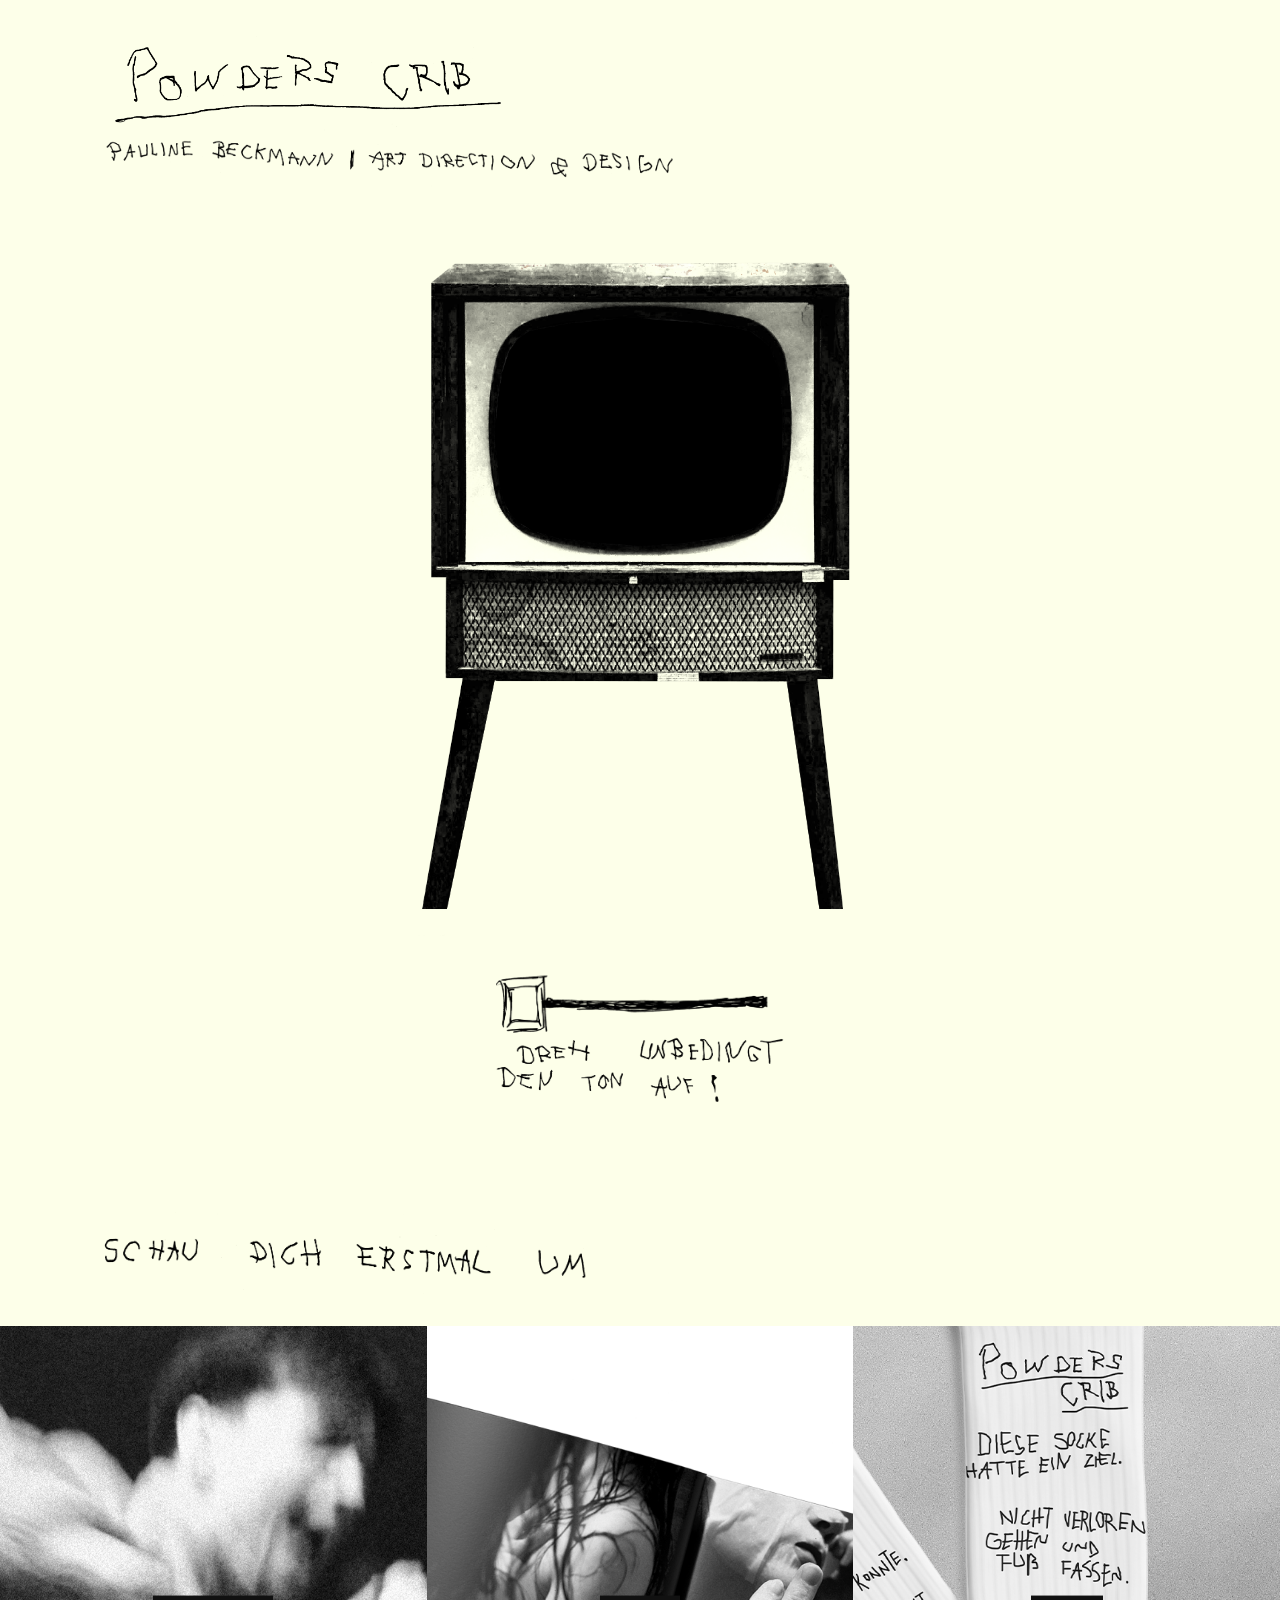
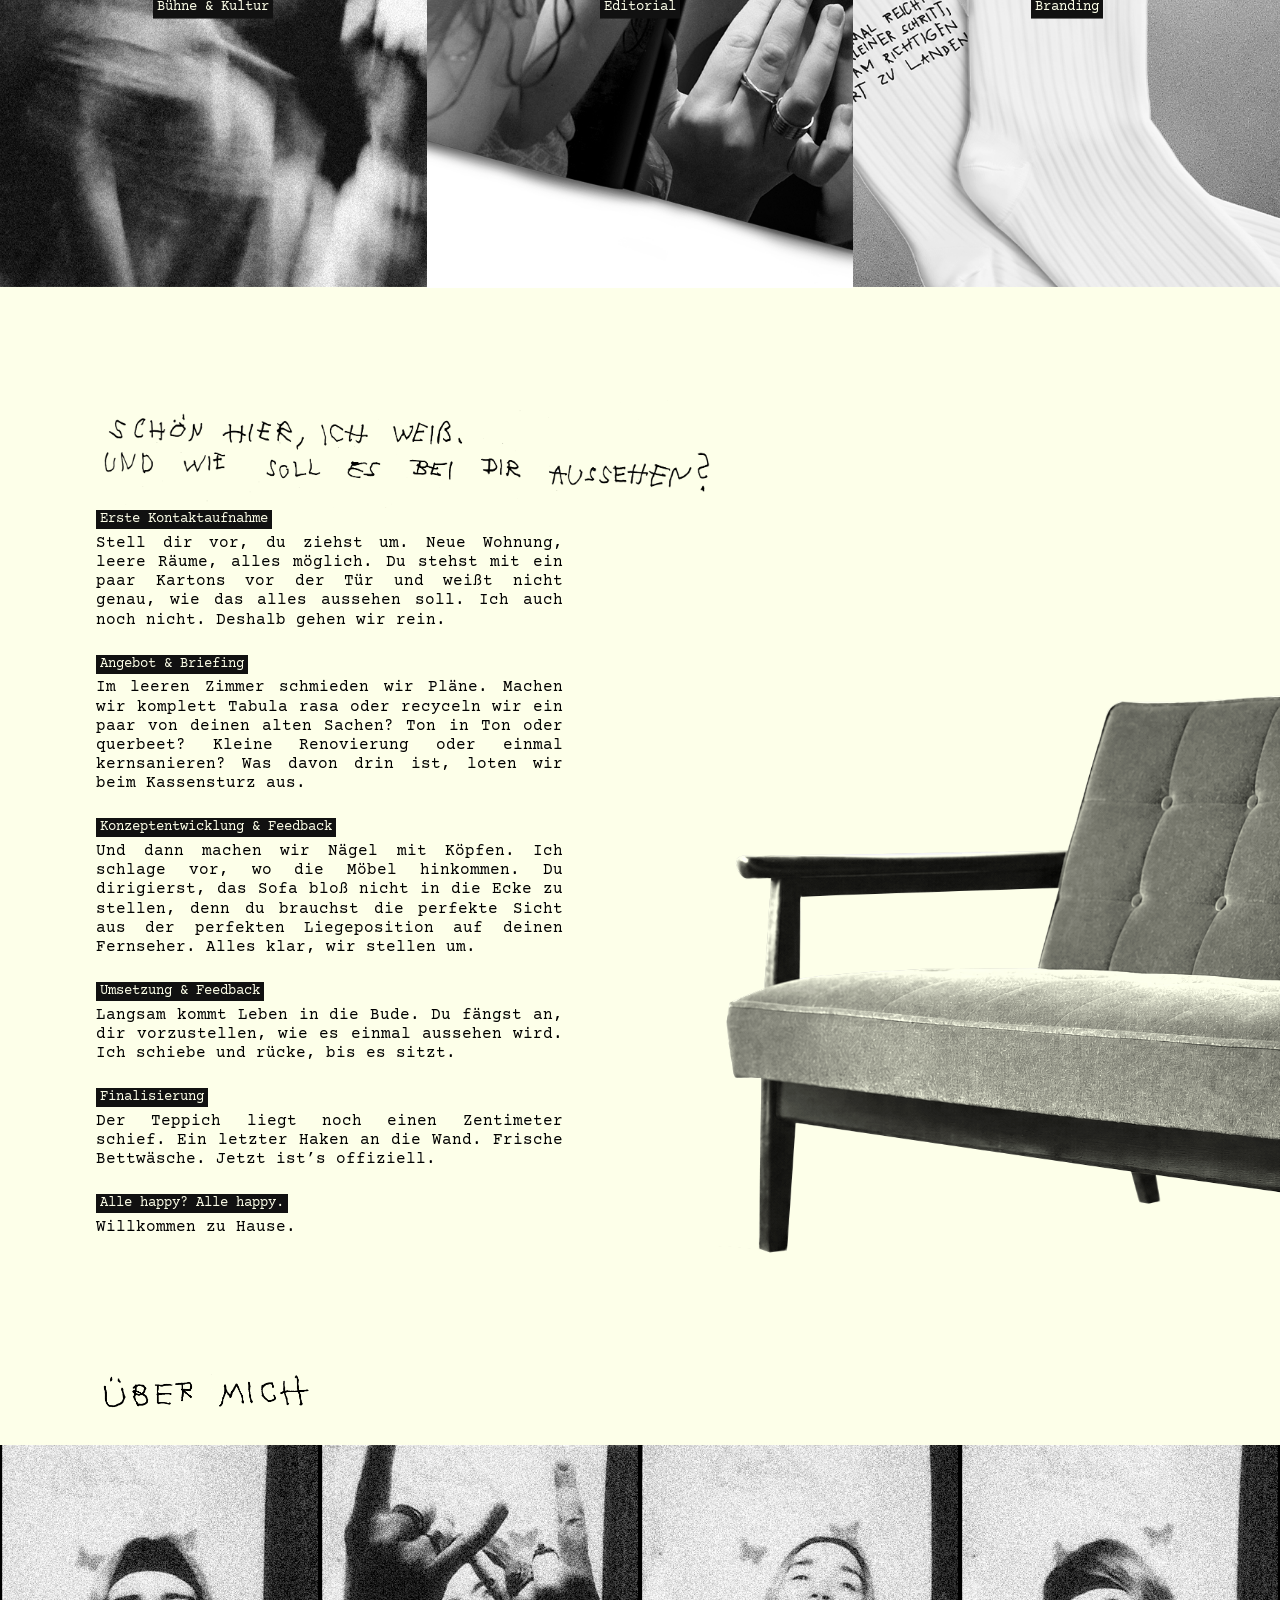
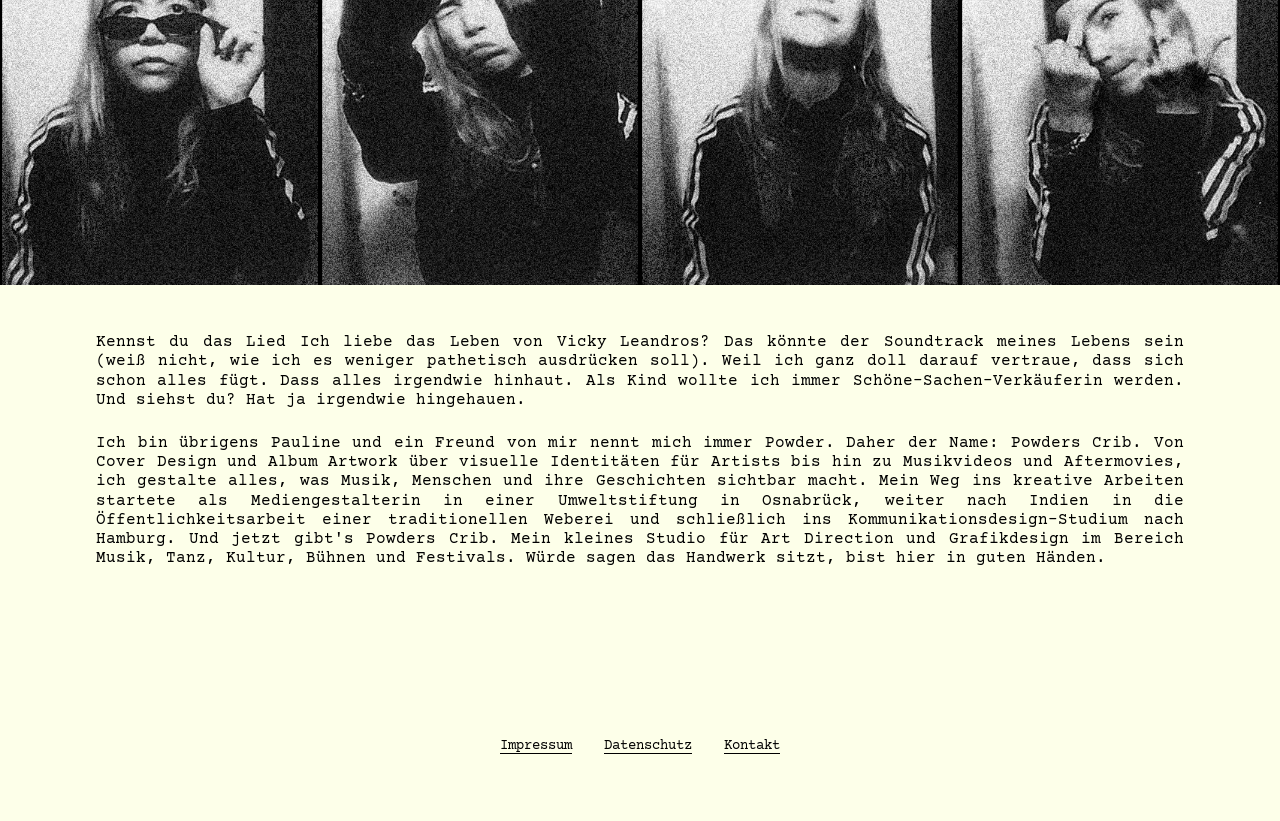
<file: index.html>
<!DOCTYPE html>
<html lang="de">
<head>
  <meta charset="UTF-8">
  <meta
    name="viewport"
    content="width=device-width, initial-scale=1.0"
  >
  <meta
    name="description"
    content="Powders Crib – Art Direction, Design, Editorial, Branding und Bühne & Kultur von Pauline Beckmann."
  >
  <title>Powders Crib — Pauline Beckmann | Grafikdesign & Art Direction</title>

  <meta property="og:title" content="Powders Crib — Pauline Beckmann | Grafikdesign & Art Direction | Hamburg">
  <meta
    property="og:description"
    content="Grafikdesign und Art Direction für Musik, Kultur, Bühne, Editorial und Branding in Hamburg."
  >

  <!-- Social Preview -->
  <meta
    property="og:title"
    content="Powders Crib — Pauline Beckmann | Grafikdesign & Art Direction"
  >

  <meta
    property="og:description"
    content="Grafikdesign und Art Direction für Musik, Kultur, Bühne, Editorial und Branding in Hamburg."
  >

  <meta
    property="og:image"
    content="https://www.powders-crib.com/bilder/social-preview.jpg"
  >

  <meta
    property="og:url"
    content="https://www.powders-crib.com/"
  >

  <meta
    property="og:type"
    content="website"
  >

  <link rel="stylesheet" href="style.css?v=content-inset-24">
  <link rel="icon" type="image/png" href="bilder/favicon.png">
</head>

<body class="page page-home">
  <header class="site-header">
    <div class="logo-section">
      <a class="logo" href="index.html" aria-label="Zur Startseite">
        <img src="logo/01_powders_crib.png" alt="Powders Crib">
      </a>
      <img src="bilder/02_pauline.png" alt="" class="header-pauline">
    </div>
  </header>

  <main>
    <h1 class="visually-hidden"> Powders Crib – Grafikdesign & Art Direction für Musik, Kultur und Bühne</h1>
    <section class="hero-intro">
      <img src="bilder/03_bequem.png" alt="Komm rein, mach's dir bequem, ich design uns was Gutes" class="hero-intro__bequem">
      <div class="hero-intro__tv-wrapper">
        <img src="bilder/05_tv.png" alt="" class="hero-intro__tv">
        <video
          class="hero-intro__video"
          src="bilder/hdb_trailer.mp4"
          autoplay
          loop
          muted
          playsinline
        ></video>
        <div class="hero-intro__volume" aria-label="Lautstärkeregler">
          <div
            class="hero-intro__volume-slider"
            role="slider"
            tabindex="0"
            aria-label="Lautstärke des Videos"
            aria-valuemin="0"
            aria-valuemax="100"
            aria-valuenow="0"
          >
            <img src="bilder/04_regler.png" alt="" class="hero-intro__volume-track">
            <img src="bilder/04_knopf.png" alt="" class="hero-intro__volume-knob">
          </div>
          <img src="bilder/04_ton.png" alt="Dreh unbedingt den Ton auf!" class="hero-intro__volume-instruction">
        </div>
      </div>
    </section>

    <section class="schau-dich-um">
      <img src="bilder/06_schau_dich_um.png" alt="Schau dich um" class="schau-dich-um__image">
    </section>

    <section class="categories-grid">
      <h1 class="visually-hidden">Portfolio – Grafikdesign und Art Direction von Powders Crib</h1>
      <a href="buehne-und-kultur.html" class="categories-grid__item-wrapper">
        <img src="bilder/07_buehne_sw.png" alt="Bühne & Kultur" class="categories-grid__item">
        <img src="bilder/07_buehne_farbe.png" alt="" class="categories-grid__item-hover categories-grid__item-hover--buehne">
        <div class="categories-grid__label">Bühne & Kultur</div>
      </a>
      <a href="editorial.html" class="categories-grid__item-wrapper categories-grid__item-wrapper--editorial">
        <img src="bilder/08_editorial_sw.png" alt="Editorial" class="categories-grid__item">
        <img src="bilder/08_editorial_farbe.png" alt="" class="categories-grid__item-hover categories-grid__item-hover--editorial">
        <div class="categories-grid__label">Editorial</div>
      </a>
      <a href="branding.html" class="categories-grid__item-wrapper categories-grid__item-wrapper--branding">
        <picture class="categories-grid__picture">
          <source media="(max-width: 700px)" srcset="bilder/09_branding_sw_mobil.png">
          <img src="bilder/09_branding_sw.png" alt="Branding" class="categories-grid__item">
        </picture>
        <picture class="categories-grid__picture">
          <source media="(max-width: 700px)" srcset="bilder/09_branding_farbe_mobil.png">
          <img src="bilder/09_branding_farbe.png" alt="" class="categories-grid__item-hover categories-grid__item-hover--branding">
        </picture>
        <div class="categories-grid__label">Branding</div>
      </a>
    </section>

    <section class="schoen-hier">
      <h1 class="visually-hidden">Zusammenarbeit – Grafikdesign und Art Direction von Powders Crib</h1>
      <div class="schoen-hier__content">
        <picture>
          <source media="(max-width: 700px)" srcset="bilder/10_schoen_hier_mobil.png">
          <img src="bilder/10_schoen_hier.png" alt="Schön hier, ich weiß. Und wie soll es bei dir aussehen?" class="schoen-hier__image">
        </picture>
        <div class="schoen-hier__text">
          <p><span class="schoen-hier__label">Erste Kontaktaufnahme</span><br>
          Stell dir vor, du ziehst um. Neue Wohnung, leere Räume, alles möglich. Du stehst mit ein paar Kartons vor der Tür und weißt nicht genau, wie das alles aussehen soll. Ich auch noch nicht. Deshalb gehen wir rein.</p>

          <p><span class="schoen-hier__label">Angebot & Briefing</span><br>
          Im leeren Zimmer schmieden wir Pläne. Machen wir komplett Tabula rasa oder recyceln wir ein paar von deinen alten Sachen? Ton in Ton oder querbeet? Kleine Renovierung oder einmal kernsanieren? Was davon drin ist, loten wir beim Kassensturz aus.</p>

          <p><span class="schoen-hier__label">Konzeptentwicklung & Feedback</span><br>
          Und dann machen wir Nägel mit Köpfen. Ich schlage vor, wo die Möbel hinkommen. Du dirigierst, das Sofa bloß nicht in die Ecke zu stellen, denn du brauchst die perfekte Sicht aus der perfekten Liegeposition auf deinen Fernseher. Alles klar, wir stellen um.</p>

          <p><span class="schoen-hier__label">Umsetzung & Feedback</span><br>
          Langsam kommt Leben in die Bude. Du fängst an, dir vorzustellen, wie es einmal aussehen wird. Ich schiebe und rücke, bis es sitzt.</p>

          <p><span class="schoen-hier__label">Finalisierung</span><br>
          Der Teppich liegt noch einen Zentimeter schief. Ein letzter Haken an die Wand. Frische Bettwäsche. Jetzt ist’s offiziell.</p>

          <p><span class="schoen-hier__label">Alle happy? Alle happy.</span><br>
          Willkommen zu Hause.</p>
        </div>
      </div>
      <img src="bilder/11_sofa.png" alt="" class="schoen-hier__sofa">
    </section>

    <section class="ueber-mich">
      <h1 class="visually-hidden">Über mich – Grafikdesign und Art Direction von Powders Crib</h1>
      <img src="bilder/12_ueber_mich.png" alt="Über mich" class="ueber-mich__image">
      <div class="ueber-mich__photos">
        <div class="ueber-mich__photo">
          <img src="bilder/13_pauline_fotobox_1.1.png" alt="Pauline in der Fotobox, Bild 1" class="ueber-mich__photo-image">
          <img src="bilder/13_pauline_fotobox_1.2.png" alt="" aria-hidden="true" class="ueber-mich__photo-hover">
        </div>
        <div class="ueber-mich__photo">
          <img src="bilder/13_pauline_fotobox_2.1.png" alt="Pauline in der Fotobox, Bild 2" class="ueber-mich__photo-image">
          <img src="bilder/13_pauline_fotobox_2.2.png" alt="" aria-hidden="true" class="ueber-mich__photo-hover">
        </div>
        <div class="ueber-mich__photo">
          <img src="bilder/13_pauline_fotobox_3.1.png" alt="Pauline in der Fotobox, Bild 3" class="ueber-mich__photo-image">
          <img src="bilder/13_pauline_fotobox_3.2.png" alt="" aria-hidden="true" class="ueber-mich__photo-hover">
        </div>
        <div class="ueber-mich__photo">
          <img src="bilder/13_pauline_fotobox_4.1.png" alt="Pauline in der Fotobox, Bild 4" class="ueber-mich__photo-image">
          <img src="bilder/13_pauline_fotobox_4.2.png" alt="" aria-hidden="true" class="ueber-mich__photo-hover">
        </div>
      </div>
      <div class="ueber-mich__text">
        <p>Kennst du das Lied Ich liebe das Leben von Vicky Leandros? Das könnte der Soundtrack meines Lebens sein (weiß nicht, wie ich es weniger pathetisch ausdrücken soll). Weil ich ganz doll darauf vertraue, dass sich schon alles fügt. Dass alles irgendwie hinhaut. Als Kind wollte ich immer Schöne-Sachen-Verkäuferin werden. Und siehst du? Hat ja irgendwie hingehauen.</p>
        <p>Ich bin übrigens Pauline und ein Freund von mir nennt mich immer Powder. Daher der Name: Powders Crib. Von Cover Design und Album Artwork über visuelle Identitäten für Artists bis hin zu Musikvideos und Aftermovies, ich gestalte alles, was Musik, Menschen und ihre Geschichten sichtbar macht. Mein Weg ins kreative Arbeiten startete als Mediengestalterin in einer Umweltstiftung in Osnabrück, weiter nach Indien in die Öffentlichkeitsarbeit einer traditionellen Weberei und schließlich ins Kommunikationsdesign-Studium nach Hamburg. Und jetzt gibt's Powders Crib. Mein kleines Studio für Art Direction und Grafikdesign im Bereich Musik, Tanz, Kultur, Bühnen und Festivals. Würde sagen das Handwerk sitzt, bist hier in guten Händen.</p>
      </div>
    </section>

  <footer class="imprint-footer">
    <a href="impressum.html">Impressum</a>
    <a href="datenschutz.html">Datenschutz</a>
    <a href="kontakt.html">Kontakt</a>
  </footer>

  <script src="script.js?v=swipe-2"></script>
</body>
</html>
</file>
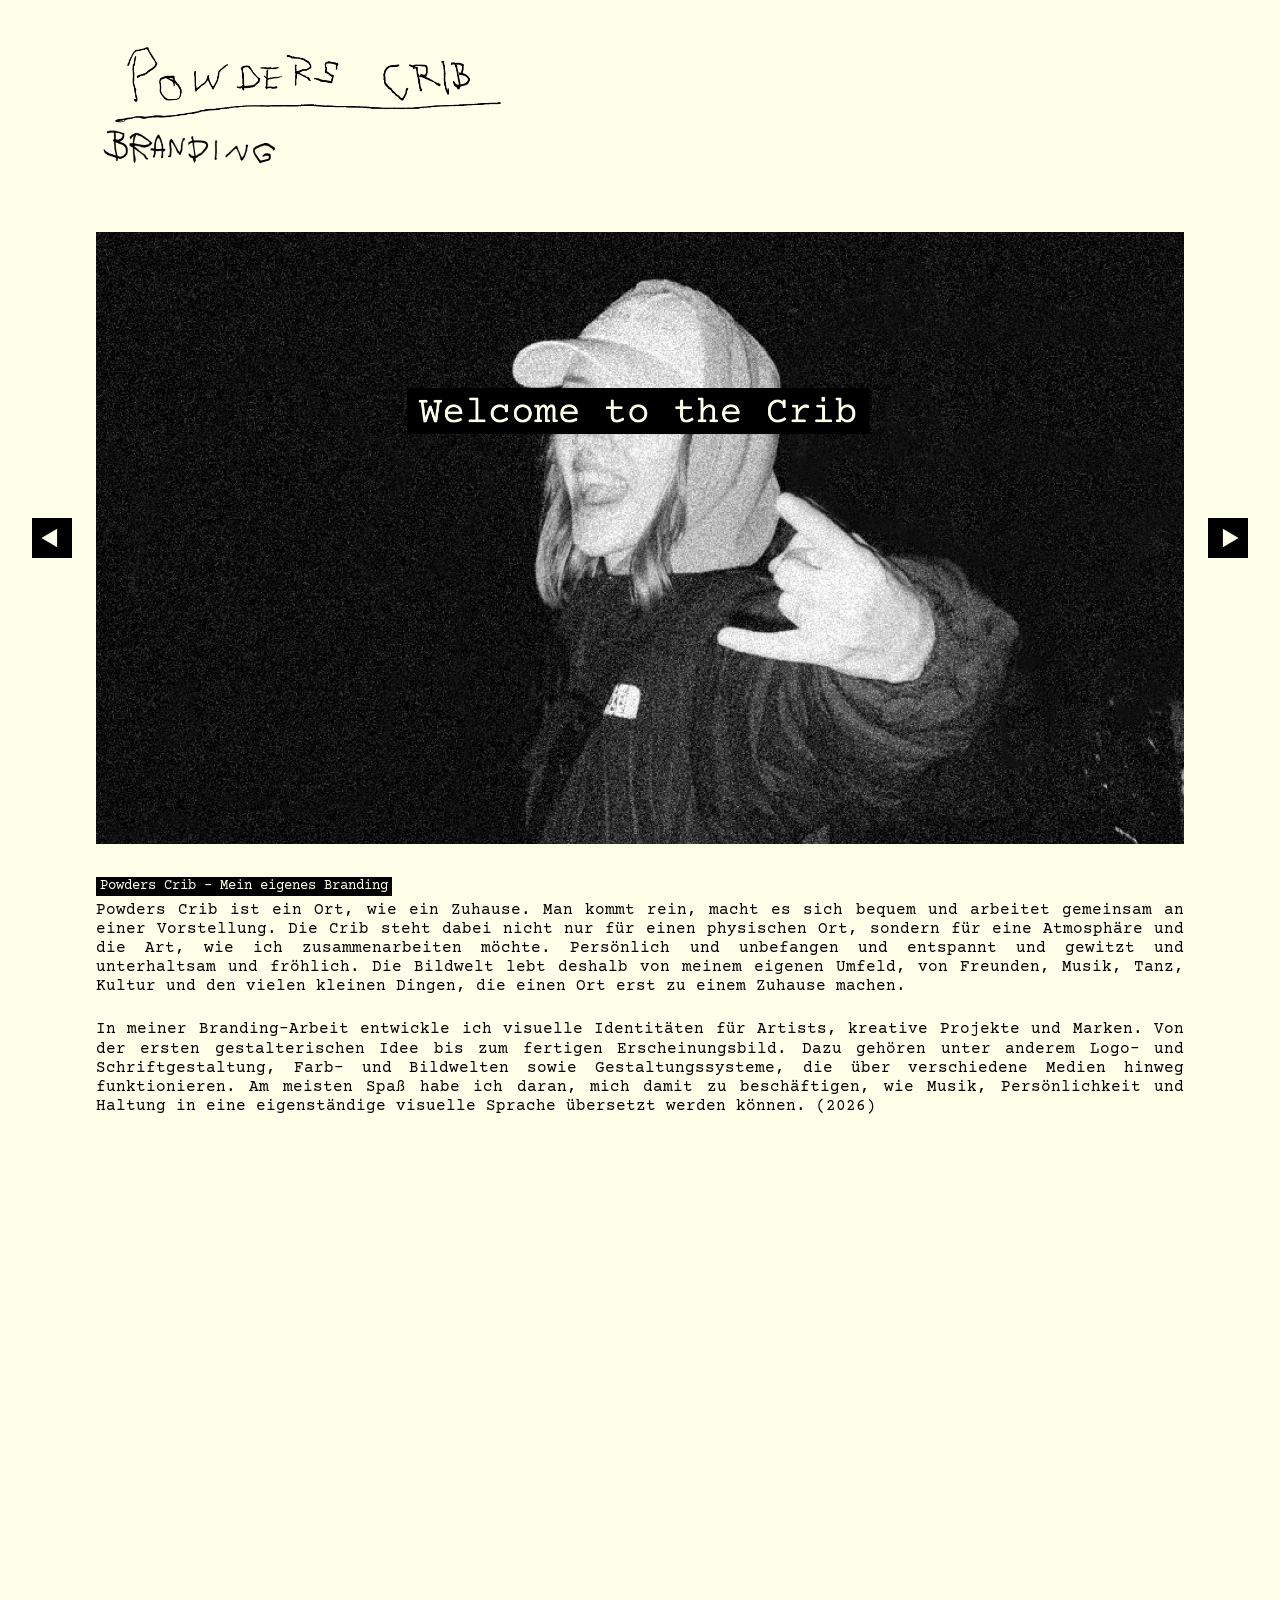
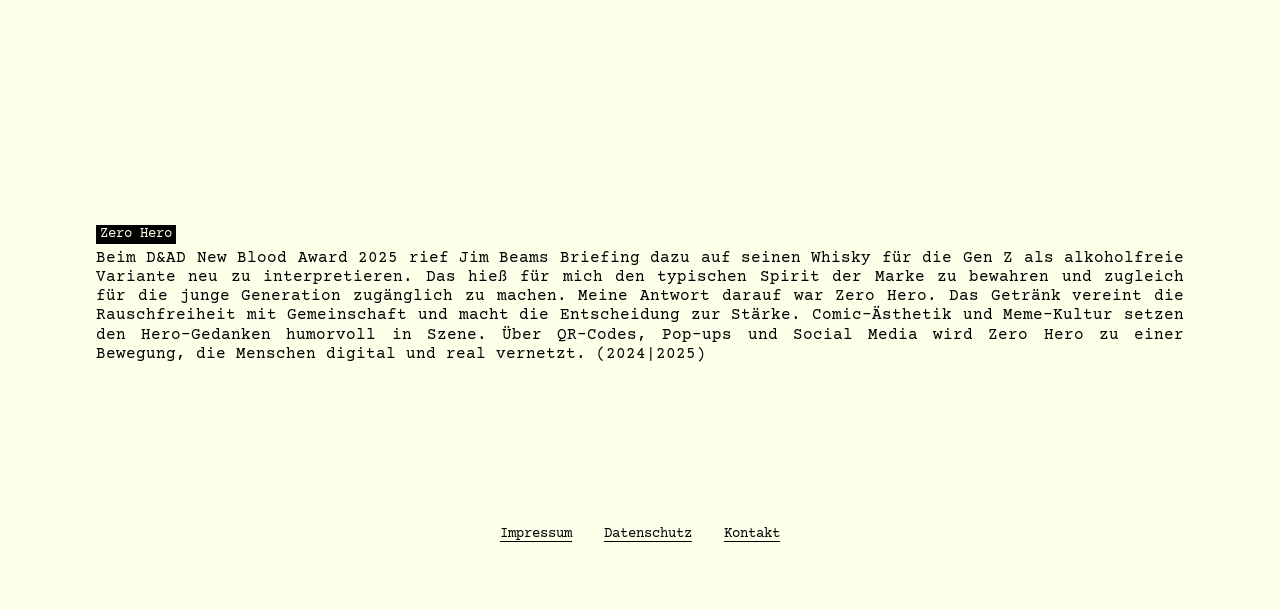
<file: branding.html>
<!DOCTYPE html>
<html lang="de">
<head>
  <meta charset="UTF-8">
  <meta name="viewport" content="width=device-width, initial-scale=1.0">
 <meta
  name="description"
  content="Branding von Powders Crib – visuelle Identitäten und Art Direction von Pauline Beckmann."
>
<title>Branding — Powders Crib | Pauline Beckmann</title>

<!-- Social Preview -->
  <meta
    property="og:title"
    content="Powders Crib | Grafikdesign & Art Direction | Branding"
  >

  <meta
    property="og:description"
    content="Grafikdesign und Art Direction | Branding"
  >

  <meta
    property="og:image"
    content="https://www.powders-crib.com/bilder/social-preview.jpg"
  >

  <meta
    property="og:url"
    content="https://www.powders-crib.com/branding.html"
  >

  <meta
    property="og:type"
    content="website"
  >

  <link rel="stylesheet" href="style.css?v=content-inset-24">
  <link rel="icon" type="image/png" href="bilder/favicon.png">
</head>

<body class="page page-home">
  <header class="site-header">
    <div class="logo-section">
      <a class="logo" href="index.html" aria-label="Zur Startseite">
        <img src="logo/01_powders_crib.png" alt="Powders Crib">
      </a>
      <img src="bilder/16_branding.png" alt="Branding" class="header-pauline header-branding">
    </div>
  </header>

  <main class="editorial-page">
    <h1 class="visually-hidden">Branding – Grafikdesign und Art Direction von Powders Crib</h1>
    <section class="editorial-carousel editorial-carousel--branding" data-carousel aria-label="Branding-Projekte">
      <button class="editorial-carousel__arrow" type="button" data-carousel-prev aria-label="Vorherige Seite">
        <span aria-hidden="true"></span>
      </button>
      <div class="editorial-carousel__viewport" data-carousel-viewport>
        <div class="editorial-carousel__track" data-carousel-track>
          <figure class="carousel__slide"><img src="bilder/pc_seite_1.png" alt="Branding-Projekt, Seite 1"></figure>
          <figure class="carousel__slide"><video src="bilder/pc_seite_2.mp4" controls loop playsinline preload="metadata" aria-label="Branding-Projekt, Video 2"></video></figure>
          <figure class="carousel__slide"><img src="bilder/pc_seite_3.png" alt="Branding-Projekt, Seite 3"></figure>
          <figure class="carousel__slide"><img src="bilder/pc_seite_4.png" alt="Branding-Projekt, Seite 4"></figure>
          <figure class="carousel__slide"><video src="bilder/pc_seite_5.mp4" controls loop playsinline preload="metadata" aria-label="Branding-Projekt, Video 5"></video></figure>
          <figure class="carousel__slide"><img src="bilder/pc_seite_6.png" alt="Branding-Projekt, Seite 6"></figure>
          <figure class="carousel__slide"><img src="bilder/pc_seite_7.png" alt="Branding-Projekt, Seite 7"></figure>
        </div>
      </div>
      <button class="editorial-carousel__arrow" type="button" data-carousel-next aria-label="Nächste Seite">
        <span aria-hidden="true"></span>
      </button>
    </section>
    <section class="buehne-description buehne-description--before-video">
      <h2><span class="buehne-description__label">Powders Crib – Mein eigenes Branding</span></h2>
      <p>Powders Crib ist ein Ort, wie ein Zuhause. Man kommt rein, macht es sich bequem und arbeitet gemeinsam an einer Vorstellung. Die Crib steht dabei nicht nur für einen physischen Ort, sondern für eine Atmosphäre und die Art, wie ich zusammenarbeiten möchte. Persönlich und unbefangen und entspannt und gewitzt und unterhaltsam und fröhlich. Die Bildwelt lebt deshalb von meinem eigenen Umfeld, von Freunden, Musik, Tanz, Kultur und den vielen kleinen Dingen, die einen Ort erst zu einem Zuhause machen.</p>
      <p>In meiner Branding-Arbeit entwickle ich visuelle Identitäten für Artists, kreative Projekte und Marken. Von der ersten gestalterischen Idee bis zum fertigen Erscheinungsbild. Dazu gehören unter anderem Logo- und Schriftgestaltung, Farb- und Bildwelten sowie Gestaltungssysteme, die über verschiedene Medien hinweg funktionieren. Am meisten Spaß habe ich daran, mich damit zu beschäftigen, wie Musik, Persönlichkeit und Haltung in eine eigenständige visuelle Sprache übersetzt werden können. (2026)</p>
    </section>
    <div class="buehne-video">
      <iframe
        src="https://www.youtube-nocookie.com/embed/Vm3PQnwloVY"
        title="Zero Hero"
        allow="accelerometer; clipboard-write; encrypted-media; gyroscope; picture-in-picture; web-share"
        referrerpolicy="strict-origin-when-cross-origin"
        allowfullscreen>
      </iframe>
    </div>
    <section class="buehne-description">
      <h2><span class="buehne-description__label">Zero Hero</span></h2>
      <p>Beim D&amp;AD New Blood Award 2025 rief Jim Beams Briefing dazu auf seinen Whisky für die Gen Z als alkoholfreie Variante neu zu interpretieren. Das hieß für mich den typischen Spirit der Marke zu bewahren und zugleich für die junge Generation zugänglich zu machen. Meine Antwort darauf war Zero Hero. Das Getränk vereint die Rauschfreiheit mit Gemeinschaft und macht die Entscheidung zur Stärke. Comic-Ästhetik und Meme-Kultur setzen den Hero-Gedanken humorvoll in Szene. Über QR-Codes, Pop-ups und Social Media wird Zero Hero zu einer Bewegung, die Menschen digital und real vernetzt. (2024|2025)</p>
    </section>
  </main>

  <footer class="imprint-footer">
    <a href="impressum.html">Impressum</a>
    <a href="datenschutz.html">Datenschutz</a>
    <a href="kontakt.html">Kontakt</a>
  </footer>

  <script src="script.js?v=swipe-2"></script>
</body>
</html>
</file>
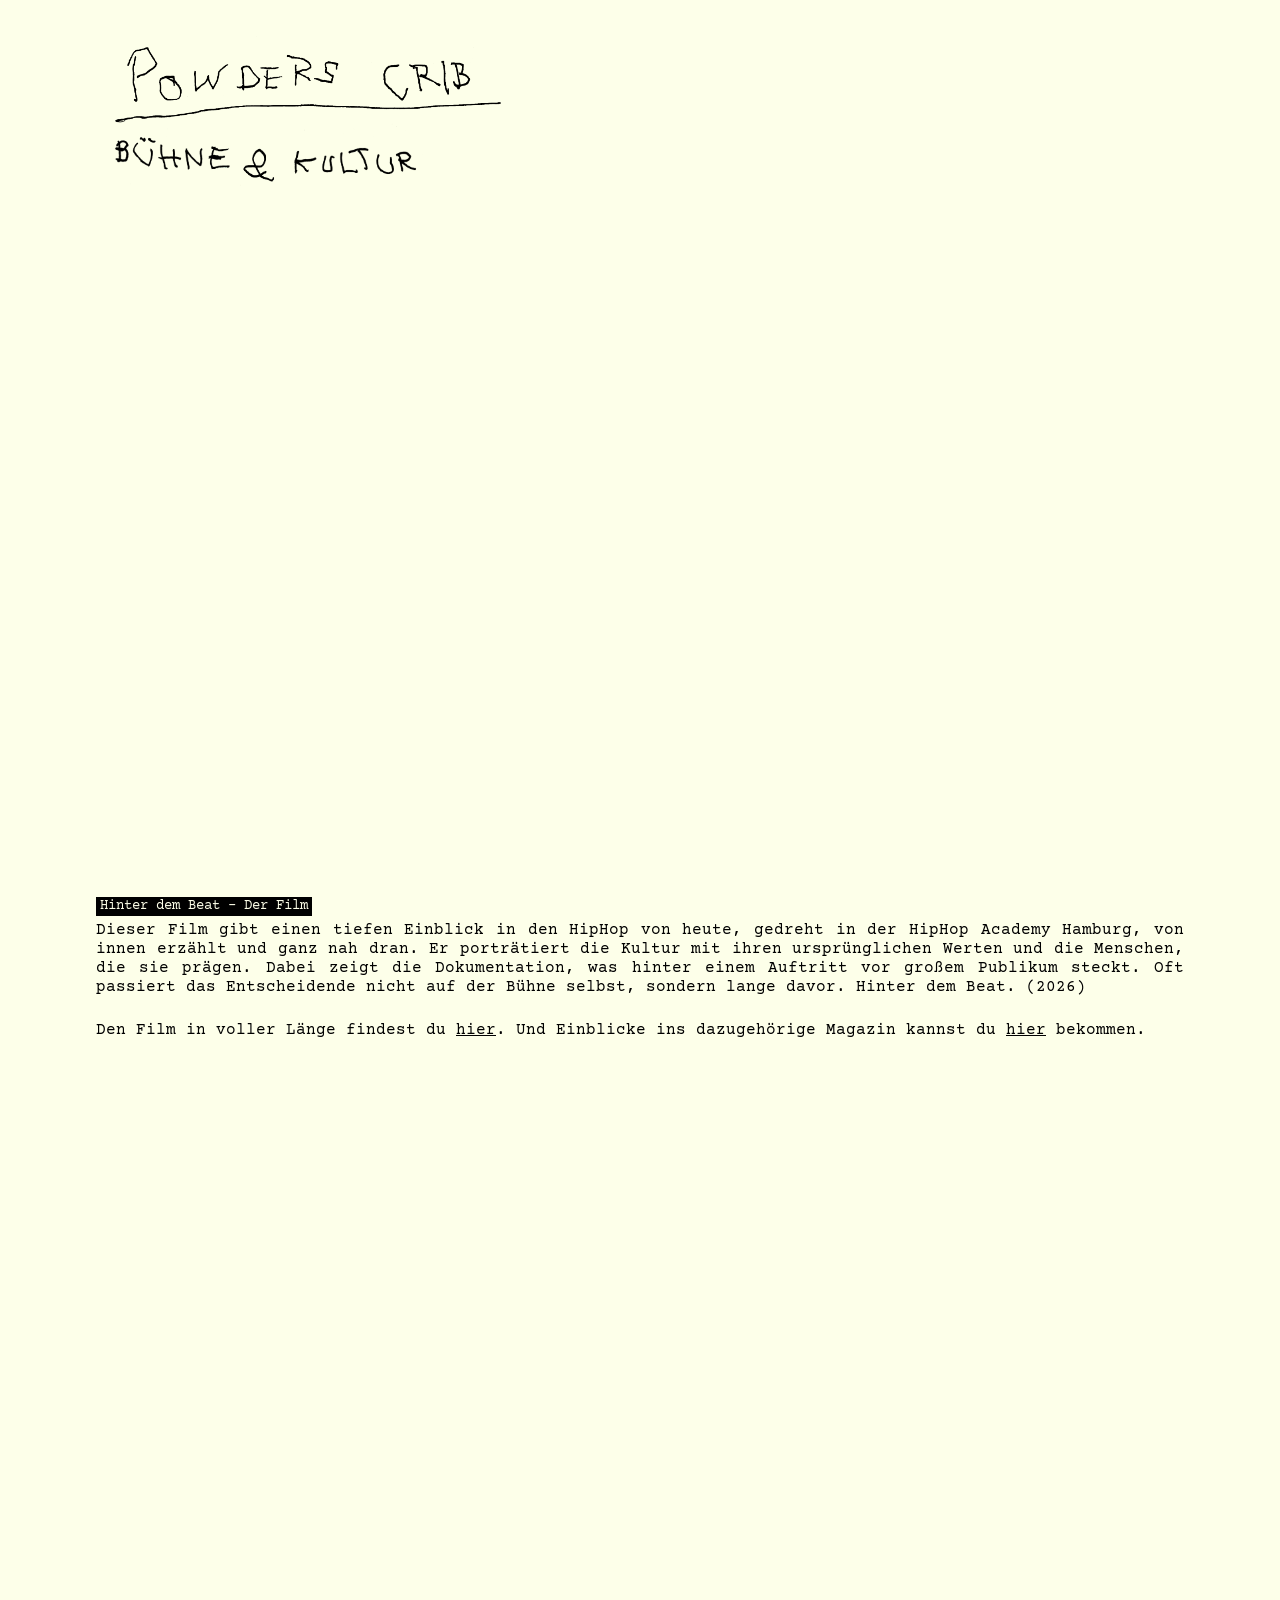
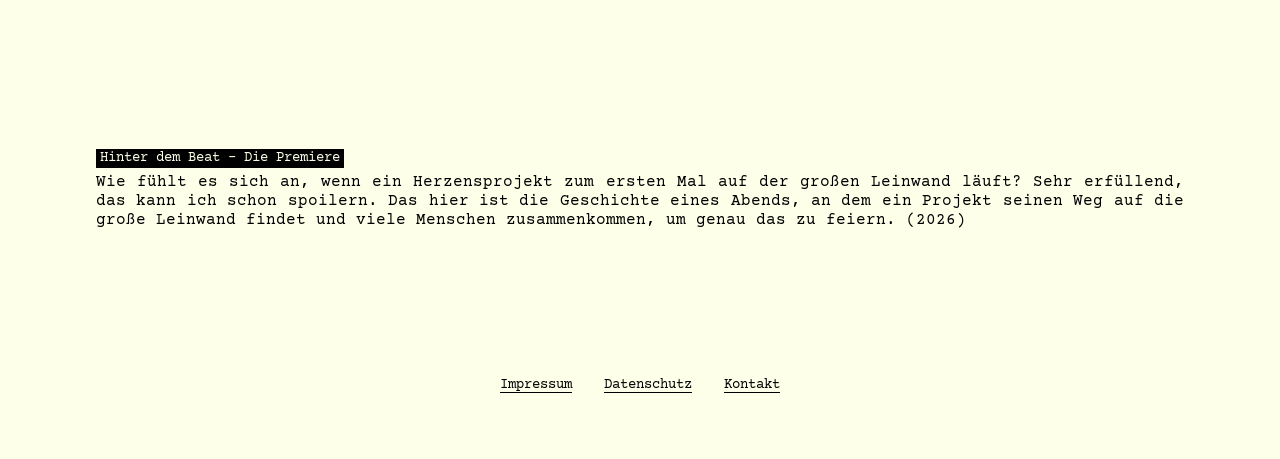
<file: buehne-und-kultur.html>
<!DOCTYPE html>
<html lang="de">
<head>
  <meta charset="UTF-8">
  <meta name="viewport" content="width=device-width, initial-scale=1.0">
  <meta
    name="description"
    content="Bühne- und Kulturprojekte von Powders Crib."
  >
  <title>Bühne & Kultur — Powders Crib | Pauline Beckmann</title>

  <!-- Social Preview -->
  <meta
    property="og:title"
    content="Powders Crib | Grafikdesign & Art Direction | Bühne und Kultur"
  >

  <meta
    property="og:description"
    content="Grafikdesign und Art Direction für Musik, Bühne und Kultur."
  >

  <meta
    property="og:image"
    content="https://www.powders-crib.com/bilder/social-preview.jpg"
  >

  <meta
    property="og:url"
    content="https://www.powders-crib.com/buehne-und-kultur.html"
  >

  <meta
    property="og:type"
    content="website"
  >

  <link rel="stylesheet" href="style.css?v=content-inset-24">
  <link rel="icon" type="image/png" href="bilder/favicon.png">
</head>

<body class="page page-home">
  <header class="site-header">
    <div class="logo-section">
      <a class="logo" href="index.html" aria-label="Zur Startseite">
        <img src="logo/01_powders_crib.png" alt="Powders Crib">
      </a>
      <img src="bilder/14_buehne_kultur.png" alt="Bühne & Kultur" class="header-pauline">
    </div>
  </header>

<main class="buehne-page">
<h1 class="visually-hidden">Bühne & Kultur – Grafikdesign und Art Direction von Powders Crib</h1>
<div class="buehne-video">
  <iframe
    src="https://www.youtube-nocookie.com/embed/robJg4TcRj0"
    title="Hinter dem Beat – Der Film (Trailer)"
    allow="accelerometer; clipboard-write; encrypted-media; gyroscope; picture-in-picture; web-share"
    referrerpolicy="strict-origin-when-cross-origin"
    allowfullscreen>
  </iframe>
  </div>
  <section class="buehne-description buehne-description--before-video">
    <h2><span class="buehne-description__label">Hinter dem Beat – Der Film</span></h2>
    <p>Dieser Film gibt einen tiefen Einblick in den HipHop von heute, gedreht in der HipHop Academy Hamburg, von innen erzählt und ganz nah dran. Er porträtiert die Kultur mit ihren ursprünglichen Werten und die Menschen, die sie prägen. Dabei zeigt die Dokumentation, was hinter einem Auftritt vor großem Publikum steckt. Oft passiert das Entscheidende nicht auf der Bühne selbst, sondern lange davor. Hinter dem Beat. (2026)

    </p>Den Film in voller Länge findest du <a href="https://youtu.be/bMS5lm0ugQw" target="_blank" rel="noopener noreferrer">hier</a>. Und Einblicke ins dazugehörige Magazin kannst du <a href="editorial.html">hier</a> bekommen.</p>
  </section>
  <div class="buehne-video">
    <iframe
      src="https://www.youtube-nocookie.com/embed/uVn24wGQfps"
      title="Hinter dem Beat – Die Premiere"
      allow="accelerometer; clipboard-write; encrypted-media; gyroscope; picture-in-picture; web-share"
      referrerpolicy="strict-origin-when-cross-origin"
      allowfullscreen>
    </iframe>
  </div>
  <section class="buehne-description">
    <h2><span class="buehne-description__label">Hinter dem Beat – Die Premiere</span></h2>
    <p>Wie fühlt es sich an, wenn ein Herzensprojekt zum ersten Mal auf der großen Leinwand läuft? Sehr erfüllend, das kann ich schon spoilern. Das hier ist die Geschichte eines Abends, an dem ein Projekt seinen Weg auf die große Leinwand findet und viele Menschen zusammenkommen, um genau das zu feiern. (2026)</p>
  </section>
</main>

  <footer class="imprint-footer">
    <a href="impressum.html">Impressum</a>
    <a href="datenschutz.html">Datenschutz</a>
    <a href="kontakt.html">Kontakt</a>
  </footer>

  <script src="script.js?v=swipe-2"></script>
</body>
</html>
</file>
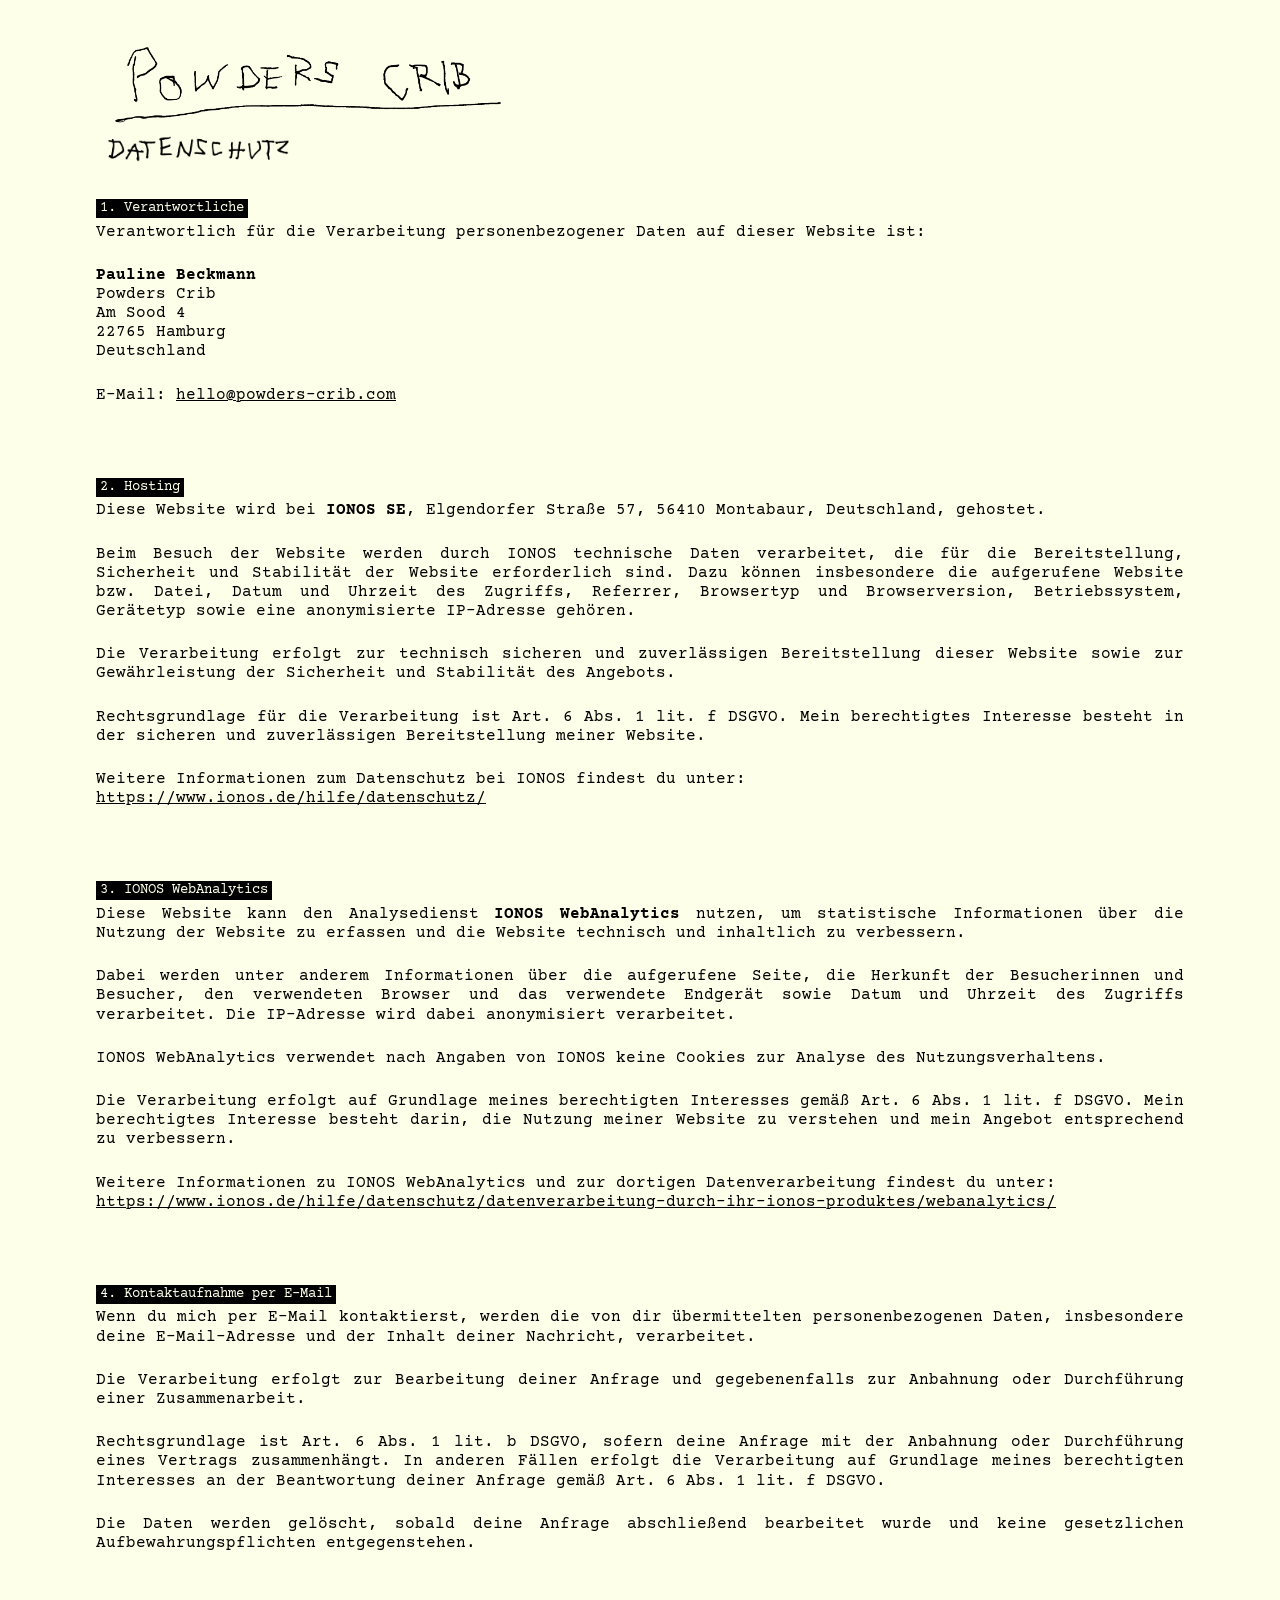
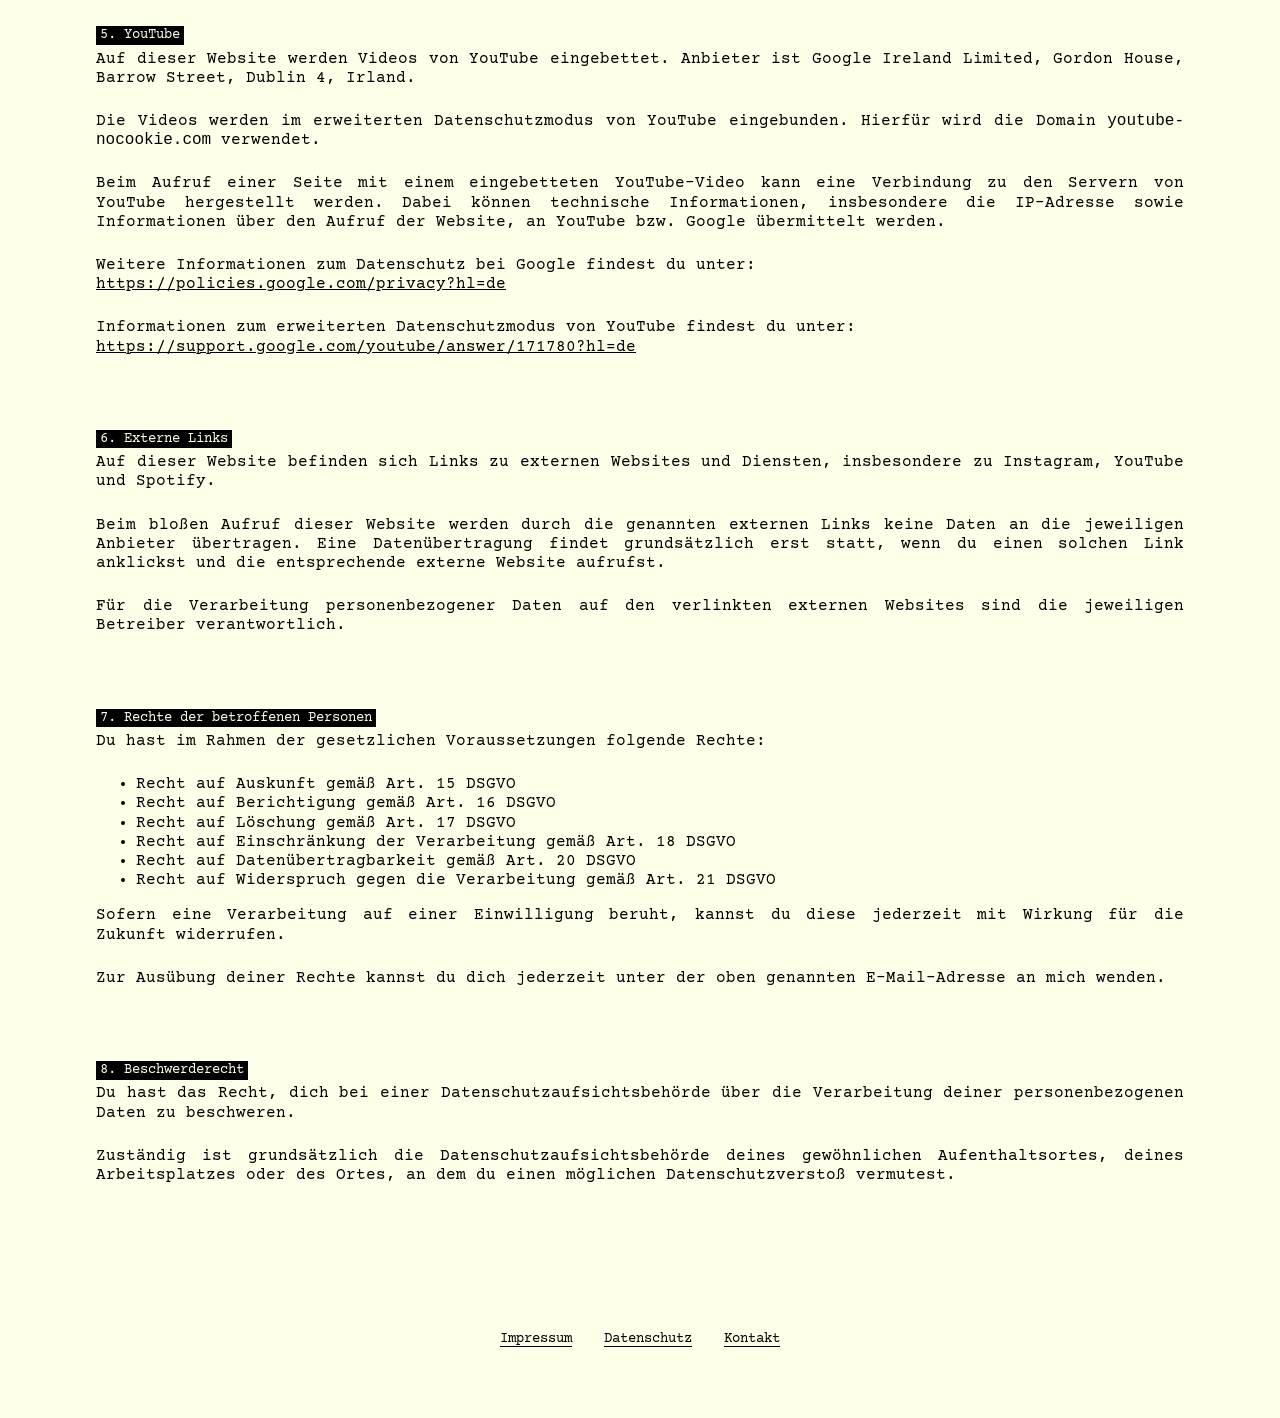
<file: datenschutz.html>
<!DOCTYPE html>
<html lang="de">
<head>
  <meta charset="UTF-8">
  <meta name="viewport" content="width=device-width, initial-scale=1.0">
  <meta
    name="description"
    content="Datenschutzerklärung von Powders Crib."
  >
  <title>Datenschutzerklärung — Powders Crib</title>

  <link rel="stylesheet" href="style.css?v=content-inset-24">
  <link rel="icon" type="image/png" href="bilder/favicon.png">
</head>

<body class="page page-subpage">
  <header class="site-header">
    <div class="logo-section">
      <a class="logo" href="index.html" aria-label="Zur Startseite">
        <img src="logo/01_powders_crib.png" alt="Powders Crib">
      </a>
      <img src="bilder/18_datenschutz.png" alt="Datenschutz" class="header-pauline header-legal-page header-privacy">
    </div>
  </header>

  <main class="buehne-page">
    <h1 class="visually-hidden">Datenschutzerklärung — Powders Crib</h1>
    <section class="buehne-description">
      <h2><span class="buehne-description__label">1. Verantwortliche</span></h2>
      <p>
        Verantwortlich für die Verarbeitung personenbezogener Daten auf dieser Website ist:
      </p>
      <p>
        <strong>Pauline Beckmann</strong><br>
        Powders Crib<br>
        Am Sood 4<br>
        22765 Hamburg<br>
        Deutschland
      </p>
      <p>
        E-Mail: <a href="mailto:hello@powders-crib.com">hello@powders-crib.com</a>
      </p>

      <div style="height: 3rem;"></div>

      <h2><span class="buehne-description__label">2. Hosting</span></h2>
      <p>
        Diese Website wird bei <strong>IONOS SE</strong>, Elgendorfer Straße 57, 56410 Montabaur, Deutschland, gehostet.
      </p>
      <p>
        Beim Besuch der Website werden durch IONOS technische Daten verarbeitet, die für die Bereitstellung, Sicherheit und Stabilität der Website erforderlich sind. Dazu können insbesondere die aufgerufene Website bzw. Datei, Datum und Uhrzeit des Zugriffs, Referrer, Browsertyp und Browserversion, Betriebssystem, Gerätetyp sowie eine anonymisierte IP-Adresse gehören.
      </p>
      <p>
        Die Verarbeitung erfolgt zur technisch sicheren und zuverlässigen Bereitstellung dieser Website sowie zur Gewährleistung der Sicherheit und Stabilität des Angebots.
      </p>
      <p>
        Rechtsgrundlage für die Verarbeitung ist Art. 6 Abs. 1 lit. f DSGVO. Mein berechtigtes Interesse besteht in der sicheren und zuverlässigen Bereitstellung meiner Website.
      </p>
      <p>
        Weitere Informationen zum Datenschutz bei IONOS findest du unter:<br>
        <a href="https://www.ionos.de/hilfe/datenschutz/" target="_blank" rel="noopener noreferrer">https://www.ionos.de/hilfe/datenschutz/</a>
      </p>

      <div style="height: 3rem;"></div>

      <h2><span class="buehne-description__label">3. IONOS WebAnalytics</span></h2>
      <p>
        Diese Website kann den Analysedienst <strong>IONOS WebAnalytics</strong> nutzen, um statistische Informationen über die Nutzung der Website zu erfassen und die Website technisch und inhaltlich zu verbessern.
      </p>
      <p>
        Dabei werden unter anderem Informationen über die aufgerufene Seite, die Herkunft der Besucherinnen und Besucher, den verwendeten Browser und das verwendete Endgerät sowie Datum und Uhrzeit des Zugriffs verarbeitet. Die IP-Adresse wird dabei anonymisiert verarbeitet.
      </p>
      <p>
        IONOS WebAnalytics verwendet nach Angaben von IONOS keine Cookies zur Analyse des Nutzungsverhaltens.
      </p>
      <p>
        Die Verarbeitung erfolgt auf Grundlage meines berechtigten Interesses gemäß Art. 6 Abs. 1 lit. f DSGVO. Mein berechtigtes Interesse besteht darin, die Nutzung meiner Website zu verstehen und mein Angebot entsprechend zu verbessern.
      </p>
      <p>
        Weitere Informationen zu IONOS WebAnalytics und zur dortigen Datenverarbeitung findest du unter:<br>
        <a href="https://www.ionos.de/hilfe/datenschutz/datenverarbeitung-durch-ihr-ionos-produktes/webanalytics/" target="_blank" rel="noopener noreferrer">https://www.ionos.de/hilfe/datenschutz/datenverarbeitung-durch-ihr-ionos-produktes/webanalytics/</a>
      </p>

      <div style="height: 3rem;"></div>

      <h2><span class="buehne-description__label">4. Kontaktaufnahme per E-Mail</span></h2>
      <p>
        Wenn du mich per E-Mail kontaktierst, werden die von dir übermittelten personenbezogenen Daten, insbesondere deine E-Mail-Adresse und der Inhalt deiner Nachricht, verarbeitet.
      </p>
      <p>
        Die Verarbeitung erfolgt zur Bearbeitung deiner Anfrage und gegebenenfalls zur Anbahnung oder Durchführung einer Zusammenarbeit.
      </p>
      <p>
        Rechtsgrundlage ist Art. 6 Abs. 1 lit. b DSGVO, sofern deine Anfrage mit der Anbahnung oder Durchführung eines Vertrags zusammenhängt. In anderen Fällen erfolgt die Verarbeitung auf Grundlage meines berechtigten Interesses an der Beantwortung deiner Anfrage gemäß Art. 6 Abs. 1 lit. f DSGVO.
      </p>
      <p>
        Die Daten werden gelöscht, sobald deine Anfrage abschließend bearbeitet wurde und keine gesetzlichen Aufbewahrungspflichten entgegenstehen.
      </p>

      <div style="height: 3rem;"></div>

      <h2><span class="buehne-description__label">5. YouTube</span></h2>
      <p>
        Auf dieser Website werden Videos von YouTube eingebettet. Anbieter ist Google Ireland Limited, Gordon House, Barrow Street, Dublin 4, Irland.
      </p>
      <p>
        Die Videos werden im erweiterten Datenschutzmodus von YouTube eingebunden. Hierfür wird die Domain <code>youtube-nocookie.com</code> verwendet.
      </p>
      <p>
        Beim Aufruf einer Seite mit einem eingebetteten YouTube-Video kann eine Verbindung zu den Servern von YouTube hergestellt werden. Dabei können technische Informationen, insbesondere die IP-Adresse sowie Informationen über den Aufruf der Website, an YouTube bzw. Google übermittelt werden.
      </p>
      <p>
        Weitere Informationen zum Datenschutz bei Google findest du unter:<br>
        <a href="https://policies.google.com/privacy?hl=de" target="_blank" rel="noopener noreferrer">https://policies.google.com/privacy?hl=de</a>
      </p>
      <p>
        Informationen zum erweiterten Datenschutzmodus von YouTube findest du unter:<br>
        <a href="https://support.google.com/youtube/answer/171780?hl=de" target="_blank" rel="noopener noreferrer">https://support.google.com/youtube/answer/171780?hl=de</a>
      </p>

      <div style="height: 3rem;"></div>

      <h2><span class="buehne-description__label">6. Externe Links</span></h2>
      <p>
        Auf dieser Website befinden sich Links zu externen Websites und Diensten, insbesondere zu Instagram, YouTube und Spotify.
      </p>
      <p>
        Beim bloßen Aufruf dieser Website werden durch die genannten externen Links keine Daten an die jeweiligen Anbieter übertragen. Eine Datenübertragung findet grundsätzlich erst statt, wenn du einen solchen Link anklickst und die entsprechende externe Website aufrufst.
      </p>
      <p>
        Für die Verarbeitung personenbezogener Daten auf den verlinkten externen Websites sind die jeweiligen Betreiber verantwortlich.
      </p>

      <div style="height: 3rem;"></div>

      <h2><span class="buehne-description__label">7. Rechte der betroffenen Personen</span></h2>
      <p>
        Du hast im Rahmen der gesetzlichen Voraussetzungen folgende Rechte:
      </p>
      <ul>
        <li>Recht auf Auskunft gemäß Art. 15 DSGVO</li>
        <li>Recht auf Berichtigung gemäß Art. 16 DSGVO</li>
        <li>Recht auf Löschung gemäß Art. 17 DSGVO</li>
        <li>Recht auf Einschränkung der Verarbeitung gemäß Art. 18 DSGVO</li>
        <li>Recht auf Datenübertragbarkeit gemäß Art. 20 DSGVO</li>
        <li>Recht auf Widerspruch gegen die Verarbeitung gemäß Art. 21 DSGVO</li>
      </ul>
      <p>
        Sofern eine Verarbeitung auf einer Einwilligung beruht, kannst du diese jederzeit mit Wirkung für die Zukunft widerrufen.
      </p>
      <p>
        Zur Ausübung deiner Rechte kannst du dich jederzeit unter der oben genannten E-Mail-Adresse an mich wenden.
      </p>

      <div style="height: 3rem;"></div>

      <h2><span class="buehne-description__label">8. Beschwerderecht</span></h2>
      <p>
        Du hast das Recht, dich bei einer Datenschutzaufsichtsbehörde über die Verarbeitung deiner personenbezogenen Daten zu beschweren.
      </p>
      <p>
        Zuständig ist grundsätzlich die Datenschutzaufsichtsbehörde deines gewöhnlichen Aufenthaltsortes, deines Arbeitsplatzes oder des Ortes, an dem du einen möglichen Datenschutzverstoß vermutest.
      </p>
    </section>
  </main>

  <footer class="imprint-footer">
    <a href="impressum.html">Impressum</a>
    <a href="datenschutz.html" aria-current="page">Datenschutz</a>
    <a href="kontakt.html">Kontakt</a>
  </footer>

  <script src="script.js?v=swipe-2"></script>
</body>
</html>
</file>
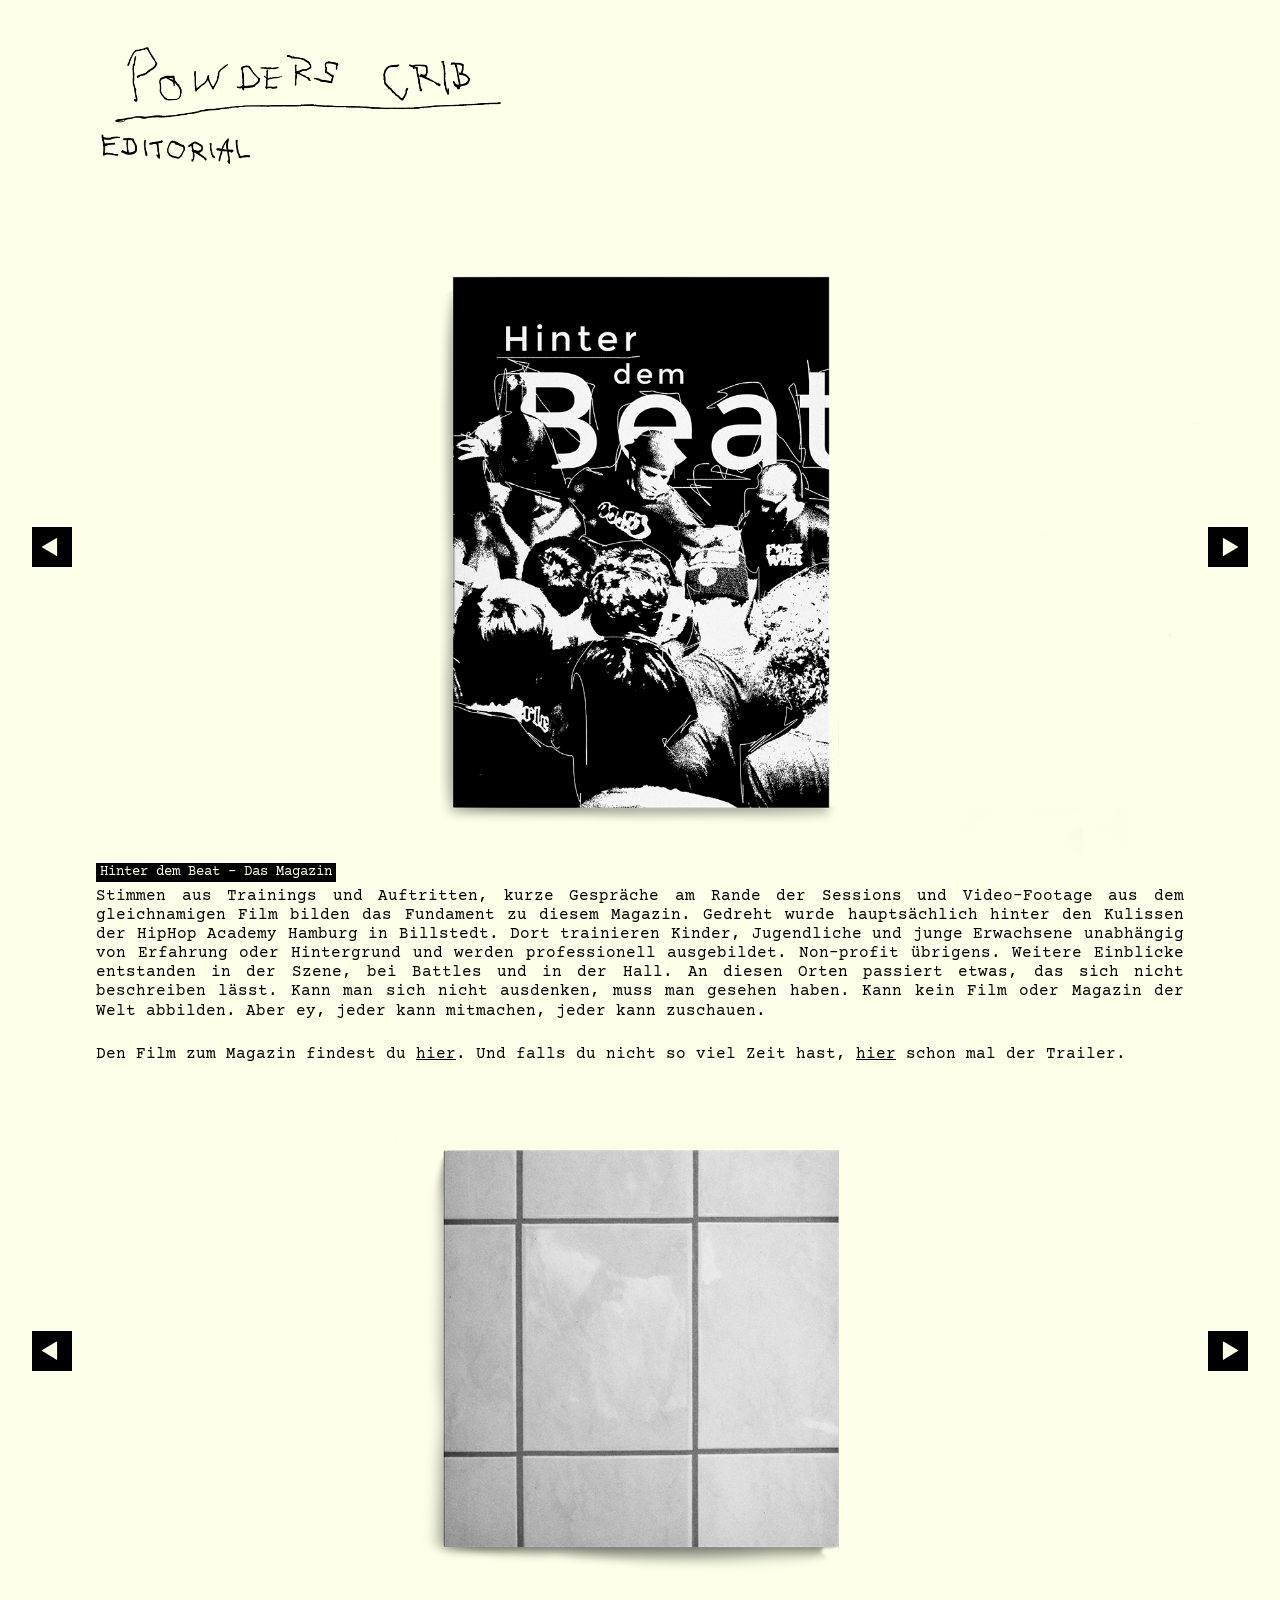
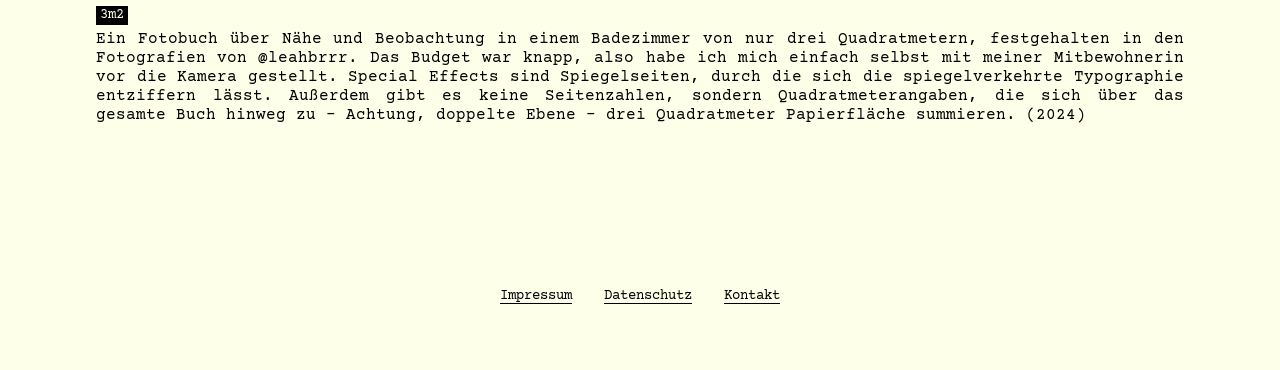
<file: editorial.html>
<!DOCTYPE html>
<html lang="de">
<head>
  <meta charset="UTF-8">
  <meta name="viewport" content="width=device-width, initial-scale=1.0">
  <meta
    name="description"
    content="Editorial-Arbeiten von Powders Crib."
  >
  <title>Editorial — Powders Crib | Pauline Beckmann</title>

  <!-- Social Preview -->
  <meta
    property="og:title"
    content="Powders Crib | Grafikdesign & Art Direction | Editorial"
  >

  <meta
    property="og:description"
    content="Grafikdesign und Art Direction für Editorial"
  >

  <meta
    property="og:image"
    content="https://www.powders-crib.com/bilder/social-preview.jpg"
  >

  <meta
    property="og:url"
    content="https://www.powders-crib.com/editorial.html"
  >

  <meta
    property="og:type"
    content="website"
  >

  <link rel="stylesheet" href="style.css?v=content-inset-24">
  <link rel="icon" type="image/png" href="bilder/favicon.png">
</head>

<body class="page page-home">
  <header class="site-header">
    <div class="logo-section">
      <a class="logo" href="index.html" aria-label="Zur Startseite">
        <img src="logo/01_powders_crib.png" alt="Powders Crib">
      </a>
      <img src="bilder/15_editorial.png" alt="Editorial" class="header-pauline header-editorial">
    </div>
  </header>

  <main class="editorial-page">
    <h1 class="visually-hidden">Editorial – Grafikdesign und Art Direction von Powders Crib</h1>
    <section class="editorial-carousel editorial-carousel--hdb" data-carousel aria-label="Hinter dem Beat Magazin">
      <button class="editorial-carousel__arrow" type="button" data-carousel-prev aria-label="Vorherige Seite">
        <span aria-hidden="true"></span>
      </button>
      <div class="editorial-carousel__viewport" data-carousel-viewport>
        <div class="editorial-carousel__track" data-carousel-track>
          <figure class="carousel__slide carousel__slide--cover"><img src="bilder/hdb_cover.png" alt="Hinter dem Beat Magazin, Cover"></figure>
          <figure class="carousel__slide"><img src="bilder/hdb_seite_1.png" alt="Hinter dem Beat Magazin, Seite 1"></figure>
          <figure class="carousel__slide"><img src="bilder/hdb_seite_2.png" alt="Hinter dem Beat Magazin, Seite 2"></figure>
          <figure class="carousel__slide"><img src="bilder/hdb_seite_3.png" alt="Hinter dem Beat Magazin, Seite 3"></figure>
          <figure class="carousel__slide"><img src="bilder/hdb_seite_4.png" alt="Hinter dem Beat Magazin, Seite 4"></figure>
          <figure class="carousel__slide"><img src="bilder/hdb_seite_5.png" alt="Hinter dem Beat Magazin, Seite 5"></figure>
          <figure class="carousel__slide"><img src="bilder/hdb_seite_6.png" alt="Hinter dem Beat Magazin, Seite 6"></figure>
          <figure class="carousel__slide"><img src="bilder/hdb_seite_7.png" alt="Hinter dem Beat Magazin, Seite 7"></figure>
          <figure class="carousel__slide"><img src="bilder/hdb_seite_8.png" alt="Hinter dem Beat Magazin, Seite 8"></figure>
          <figure class="carousel__slide"><img src="bilder/hdb_seite_9.png" alt="Hinter dem Beat Magazin, Seite 9"></figure>
          <figure class="carousel__slide"><img src="bilder/hdb_seite_10.png" alt="Hinter dem Beat Magazin, Seite 10"></figure>
          <figure class="carousel__slide"><img src="bilder/hdb_seite_11.png" alt="Hinter dem Beat Magazin, Seite 11"></figure>
          <figure class="carousel__slide"><img src="bilder/hdb_seite_12.png" alt="Hinter dem Beat Magazin, Seite 12"></figure>
        </div>
      </div>
      <button class="editorial-carousel__arrow" type="button" data-carousel-next aria-label="Nächste Seite">
        <span aria-hidden="true"></span>
      </button>
    </section>
    <section class="buehne-description buehne-description--before-3m2">
      <h2><span class="buehne-description__label">Hinter dem Beat – Das Magazin</span></h2>
      <p>Stimmen aus Trainings und Auftritten, kurze Gespräche am Rande der Sessions und Video-Footage aus dem gleichnamigen Film bilden das Fundament zu diesem Magazin. Gedreht wurde hauptsächlich hinter den Kulissen der HipHop Academy Hamburg in Billstedt. Dort trainieren Kinder, Jugendliche und junge Erwachsene unabhängig von Erfahrung oder Hintergrund und werden professionell ausgebildet. Non-profit übrigens. Weitere Einblicke entstanden in der Szene, bei Battles und in der Hall. An diesen Orten passiert etwas, das sich nicht beschreiben lässt. Kann man sich nicht ausdenken, muss man gesehen haben. Kann kein Film oder Magazin der Welt abbilden. Aber ey, jeder kann mitmachen, jeder kann zuschauen.</p>

      <div class="buehne-description__links">
        <p>Den Film zum Magazin findest du <a href="https://youtu.be/bMS5lm0ugQw" target="_blank" rel="noopener noreferrer">hier</a>. Und falls du nicht so viel Zeit hast, <a href="buehne-und-kultur.html">hier</a> schon mal der Trailer.</p>
      </div>
    </section>

    <section class="editorial-carousel editorial-carousel--3m2" data-carousel aria-label="3m2 Fotobuch">
      <button class="editorial-carousel__arrow" type="button" data-carousel-prev aria-label="Vorherige Seite">
        <span aria-hidden="true"></span>
      </button>
      <div class="editorial-carousel__viewport" data-carousel-viewport>
        <div class="editorial-carousel__track" data-carousel-track>
          <figure class="carousel__slide"><img src="bilder/3m2_cover.png" alt="3m2 Fotobuch, Cover"></figure>
          <figure class="carousel__slide"><img src="bilder/3m2_seite_1.png" alt="3m2 Fotobuch, Seite 1"></figure>
          <figure class="carousel__slide"><img src="bilder/3m2_seite_2.png" alt="3m2 Fotobuch, Seite 2"></figure>
          <figure class="carousel__slide"><img src="bilder/3m2_seite_3.png" alt="3m2 Fotobuch, Seite 3"></figure>
          <figure class="carousel__slide"><img src="bilder/3m2_seite_4.png" alt="3m2 Fotobuch, Seite 4"></figure>
          <figure class="carousel__slide"><img src="bilder/3m2_seite_5.png" alt="3m2 Fotobuch, Seite 5"></figure>
          <figure class="carousel__slide"><img src="bilder/3m2_seite_6.png" alt="3m2 Fotobuch, Seite 6"></figure>
          <figure class="carousel__slide"><img src="bilder/3m2_seite_7.png" alt="3m2 Fotobuch, Seite 7"></figure>
          <figure class="carousel__slide"><img src="bilder/3m2_seite_8.png" alt="3m2 Fotobuch, Seite 8"></figure>
          <figure class="carousel__slide"><img src="bilder/3m2_seite_9.png" alt="3m2 Fotobuch, Seite 9"></figure>
        </div>
      </div>
      <button class="editorial-carousel__arrow" type="button" data-carousel-next aria-label="Nächste Seite">
        <span aria-hidden="true"></span>
      </button>
    </section>

    <section class="buehne-description">
      <h2><span class="buehne-description__label">3m2</span></h2>
      <p>Ein Fotobuch über Nähe und Beobachtung in einem Badezimmer von nur drei Quadratmetern, festgehalten in den Fotografien von @leahbrrr. Das Budget war knapp, also habe ich mich einfach selbst mit meiner Mitbewohnerin vor die Kamera gestellt. Special Effects sind Spiegelseiten, durch die sich die spiegelverkehrte Typographie entziffern lässt. Außerdem gibt es keine Seitenzahlen, sondern Quadratmeterangaben, die sich über das gesamte Buch hinweg zu - Achtung, doppelte Ebene - drei Quadratmeter Papierfläche summieren. (2024)</p>
    </section>
  </main>

  <footer class="imprint-footer">
    <a href="impressum.html">Impressum</a>
    <a href="datenschutz.html">Datenschutz</a>
    <a href="kontakt.html">Kontakt</a>
  </footer>

  <script src="script.js?v=swipe-2"></script>
</body>
</html>
</file>
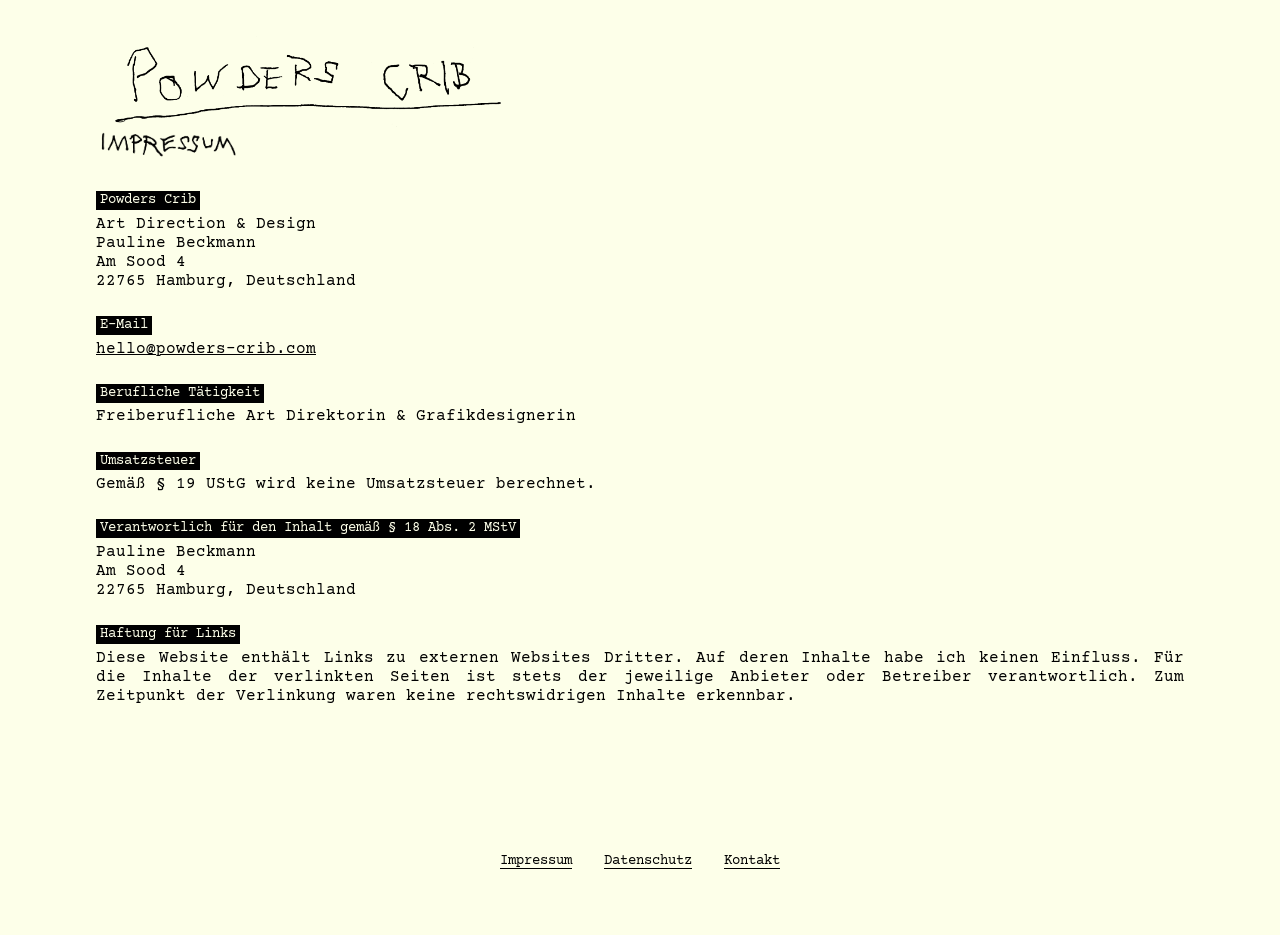
<file: impressum.html>
<!DOCTYPE html>
<html lang="de">
<head>
  <meta charset="UTF-8">
  <meta name="viewport" content="width=device-width, initial-scale=1.0">
  <meta
    name="description"
    content="Impressum und Kontakt von Powders Crib."
  >
  <title>Impressum — Powders Crib</title>

  <link rel="stylesheet" href="style.css?v=content-inset-24">
  <link rel="icon" type="image/png" href="bilder/favicon.png">
</head>

<body class="page page-subpage">
  <header class="site-header">
    <div class="logo-section">
      <a class="logo" href="index.html" aria-label="Zur Startseite">
        <img src="logo/01_powders_crib.png" alt="Powders Crib">
      </a>
      <img src="bilder/17_impressum.png" alt="Impressum" class="header-pauline header-legal-page">
    </div>
  </header>

  <main class="buehne-page">
    <h1 class="visually-hidden">Impressum – Grafikdesign und Art Direction von Powders Crib</h1>
    <section class="buehne-description">

      <h2><span class="buehne-description__label">Powders Crib</span></h2>
      <p>
        Art Direction &amp; Design<br>
        Pauline Beckmann<br>
        Am Sood 4<br>
        22765 Hamburg, Deutschland
      </p>

      <p>
        <h2><span class="buehne-description__label">E-Mail</span></h2>
        <a href="mailto:hello@powders-crib.com">hello@powders-crib.com</a>
      </p>

      <p>
        <h2><span class="buehne-description__label">Berufliche Tätigkeit</span></h2>
        Freiberufliche Art Direktorin &amp; Grafikdesignerin
      </p>

      <p>
        <h2><span class="buehne-description__label">Umsatzsteuer</span></h2>
        Gemäß § 19 UStG wird keine Umsatzsteuer berechnet.
      </p>

      <p>
        <h2><span class="buehne-description__label">Verantwortlich für den Inhalt gemäß § 18 Abs. 2 MStV</span></h2>
        Pauline Beckmann<br>
        Am Sood 4<br>
        22765 Hamburg, Deutschland
      </p>

      <p>
        <h2><span class="buehne-description__label">Haftung für Links</span></h2>
        Diese Website enthält Links zu externen Websites Dritter. Auf deren Inhalte habe ich keinen Einfluss. Für die Inhalte der verlinkten Seiten ist stets der jeweilige Anbieter oder Betreiber verantwortlich. Zum Zeitpunkt der Verlinkung waren keine rechtswidrigen Inhalte erkennbar.
      </p>
    </section>
  </main>

  <footer class="imprint-footer">
    <a href="impressum.html" aria-current="page">Impressum</a>
    <a href="datenschutz.html">Datenschutz</a>
    <a href="kontakt.html">Kontakt</a>
  </footer>

  <script src="script.js?v=swipe-2"></script>
</body>
</html>
</file>
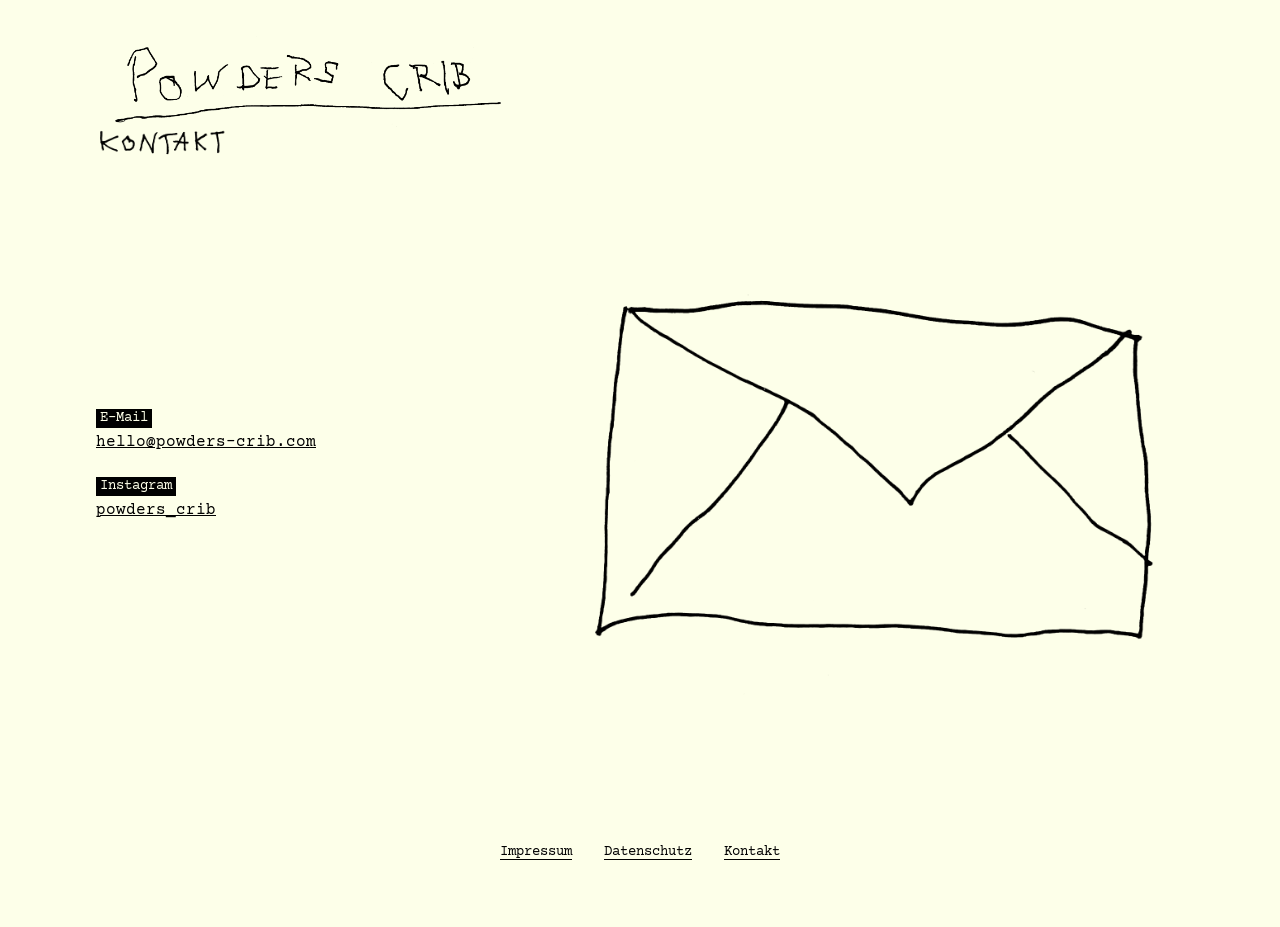
<file: kontakt.html>
<!DOCTYPE html>
<html lang="de">
<head>
  <meta charset="UTF-8">
  <meta name="viewport" content="width=device-width, initial-scale=1.0">
  <meta name="description" content="Kontakt zu Powders Crib.">
  <title>Kontakt — Powders Crib</title>

  <link rel="stylesheet" href="style.css?v=content-inset-24">
  <link rel="icon" type="image/png" href="bilder/favicon.png">
</head>

<body class="page page-subpage">
  <header class="site-header">
    <div class="logo-section">
      <a class="logo" href="index.html" aria-label="Zur Startseite">
        <img src="logo/01_powders_crib.png" alt="Powders Crib">
      </a>
      <img src="bilder/19_kontakt.png" alt="Kontakt" class="header-pauline header-legal-page">
    </div>
  </header>

  <main class="buehne-page">
    <h1 class="visually-hidden">Kontakt – Grafikdesign und Art Direction von Powders Crib</h1>
    <div class="contact-layout">
      <section class="buehne-description contact-layout__details">
        <h2><span class="buehne-description__label">E-Mail</span></h2>
        <p><a href="mailto:hello@powders-crib.com">hello@powders-crib.com</a></p>

        <h2><span class="buehne-description__label">Instagram</span></h2>
        <p><a href="https://www.instagram.com/powders_crib/" target="_blank" rel="noopener noreferrer">powders_crib</a></p>
      </section>

      <img src="bilder/19_post.png" alt="Handgezeichnetes Briefkuvert" class="contact-post">
    </div>
  </main>

  <footer class="imprint-footer">
    <a href="impressum.html">Impressum</a>
    <a href="datenschutz.html">Datenschutz</a>
    <a href="kontakt.html" aria-current="page">Kontakt</a>
  </footer>

  <script src="script.js?v=swipe-2"></script>
</body>
</html>
</file>
<file: style.css>
@font-face {
  font-family: 'Courier Prime';
  src: url('typo/CourierPrime-Regular.ttf') format('truetype');
  font-weight: 400;
  font-style: normal;
  font-display: swap;
}

@font-face {
  font-family: 'Courier Prime';
  src: url('typo/CourierPrime-Bold.ttf') format('truetype');
  font-weight: 700;
  font-style: normal;
  font-display: swap;
}

@font-face {
  font-family: 'Courier Prime';
  src: url('typo/CourierPrime-Italic.ttf') format('truetype');
  font-weight: 400;
  font-style: italic;
  font-display: swap;
}

@font-face {
  font-family: 'Courier Prime';
  src: url('typo/CourierPrime-BoldItalic.ttf') format('truetype');
  font-weight: 700;
  font-style: italic;
  font-display: swap;
}

:root {
  --paper: #FDFFE9;
  --ink: #000000;
  --font-family: 'Courier Prime', monospace;
  /* Seitenrand + Pfeilspalte + Spaltenabstand des Branding-Carousels */
  --content-inset: 6rem;
  --logo-h: 6rem;
}

* {
  box-sizing: border-box;
}

html {
  scroll-behavior: smooth;
  overflow-x: hidden;
}

body {
  margin: 0;
  background: var(--paper);
  color: var(--ink);
  font-family: var(--font-family);
  font-size: 16px;
  line-height: 1.45;
  overflow-x: hidden;
  font-weight: 400;
  hyphens: auto;
  -webkit-hyphens: auto;
  hyphenate-limit-chars: 9 4 4;
}

strong,
b {
  font-weight: 700;
}

img {
  display: block;
  width: 100%;
  max-width: 100%;
}

a {
  color: inherit;
}

.logo {
  display: block;
  height: var(--logo-h);
  width: auto;
  text-decoration: none;
  line-height: 0;
}

.logo img {
  height: 100%;
  width: auto;
  max-width: none;
}

.logo-section {
  display: flex;
  flex-direction: column;
  align-items: flex-start;
  gap: 0;
  margin-left: var(--content-inset);
  margin-top: 2rem;
}

.header-pauline {
  height: calc(var(--logo-h) * 0.625);
  width: auto;
  display: block;
  margin-left: 0rem;
}

.header-legal-page {
  margin-bottom: 2rem;
}

.contact-post {
  display: block;
  width: 200%;
  max-width: 650px;
  height: auto;
  margin: 0;
}

.contact-layout {
  display: grid;
  grid-template-columns: minmax(0, 0.8fr) minmax(0, 1fr);
  align-items: center;
  justify-items: center;
  gap: clamp(1rem, 1vw, 1rem);
  width: calc(100% - 2 * var(--content-inset));
  margin: 4rem auto;
}

.contact-layout .buehne-description {
  width: 100%;
  margin: 0;
}

.contact-layout__details {
  width: 100%;
  margin: 0;
  text-align: center;
  text-align-last: center;
}

.header-pauline.header-editorial,
.header-pauline.header-branding {
  height: calc(var(--logo-h) * 0.4167);
}

.header-pauline.header-legal-page {
  height: calc(var(--logo-h) * 0.3125);
}

.header-pauline.header-privacy {
  height: calc(var(--logo-h) * 0.3958);
}

.editorial-page {
  width: 100%;
  margin: 4rem auto 6rem;
}

.editorial-carousel {
  display: grid;
  grid-template-columns: 2.5rem minmax(0, 1fr) 2.5rem;
  grid-template-rows: auto;
  align-items: center;
  gap: 0 0.5rem;
  width: calc(100% - 4rem);
  margin: 0 auto;
}

.editorial-carousel__viewport {
  grid-column: 2;
  grid-row: 1;
  width: 100%;
  height: auto;
  aspect-ratio: 16 / 9;
  overflow: hidden;
  touch-action: pan-y;
}

.editorial-carousel--3m2 .editorial-carousel__viewport {
  aspect-ratio: 2.2 / 1;
}

.editorial-carousel--branding {
  width: calc(100% - 4rem);
  gap: 0 1.5rem;
}

.editorial-carousel--branding + .buehne-description {
  margin-top: 2rem;
}

.editorial-carousel__track {
  display: flex;
  height: 100%;
  transition: transform 350ms ease;
}

.editorial-carousel .carousel__slide {
  display: grid;
  flex: 0 0 100%;
  place-items: center;
  min-width: 0;
  height: 100%;
  margin: 0;
}

.editorial-carousel .carousel__slide img {
  width: 100%;
  height: 100%;
  min-width: 0;
  min-height: 0;
  object-fit: contain;
  -webkit-user-drag: none;
  user-select: none;
}

.editorial-carousel .carousel__slide video {
  display: block;
  width: 100%;
  height: auto;
  min-width: 0;
  border: 0;
  object-fit: contain;
  background: transparent;
}

.editorial-carousel .carousel__slide--cover img {
  width: 100%;
  height: 100%;
  object-fit: cover;
}

.editorial-carousel--3m2 .carousel__slide img {
  object-fit: cover;
  object-position: center;
}

.editorial-carousel__arrow {
  position: relative;
  grid-row: 1;
  width: 2.5rem;
  height: 2.5rem;
  padding: 0;
  border: 0;
  background: var(--ink);
  cursor: pointer;
}

.editorial-carousel__arrow:hover,
.editorial-carousel__arrow:focus-visible {
  opacity: 0.75;
}

.editorial-carousel__arrow:focus-visible {
  outline: 2px solid var(--ink);
  outline-offset: 3px;
}

.editorial-carousel__arrow span {
  position: absolute;
  top: 50%;
  left: 50%;
  display: block;
  width: 40%;
  height: 48%;
  background: var(--paper);
  transform: translate(calc(-50% - 0.16rem), -50%);
  clip-path: polygon(100% 0, 100% 100%, 0 50%);
}

.editorial-carousel__arrow[data-carousel-next] span {
  transform: translate(calc(-50% + 0.16rem), -50%);
  clip-path: polygon(0 0, 100% 50%, 0 100%);
}

.editorial-carousel__arrow[data-carousel-prev] {
  grid-column: 1;
}

.editorial-carousel__arrow[data-carousel-next] {
  grid-column: 3;
}

.editorial-carousel__dots {
  display: none;
  grid-column: 1;
  grid-row: 2;
  justify-content: center;
  flex-wrap: wrap;
}

.editorial-carousel__dot {
  width: 1.1rem;
  height: 1.1rem;
  padding: 0.3rem;
  border: 0;
  border-radius: 50%;
  background: var(--ink) content-box;
  opacity: 0.25;
  cursor: pointer;
}

.editorial-carousel__dot.is-active {
  opacity: 1;
}

@media (prefers-reduced-motion: reduce) {
  .editorial-carousel__track {
    transition: none;
  }
}

.buehne-page {
  width: 100%;
}

.buehne-video {
  width: calc(100% - 2 * var(--content-inset));
  aspect-ratio: 16 / 9;
  margin: 4rem var(--content-inset) 2rem;
}

.buehne-description.buehne-description--before-video {
  margin-bottom: 4rem;
}

.buehne-description.buehne-description--before-video + .buehne-video {
  margin-top: 0;
}

.buehne-video iframe {
  display: block;
  width: 100%;
  height: 100%;
  border: 0;
}

.buehne-description {
  width: calc(100% - 2 * var(--content-inset));
  margin: 0 var(--content-inset) 4rem;
  font-family: 'Courier Prime', monospace;
  font-size: 1rem;
  line-height: 1.2;
  text-align: justify;
  text-align-last: left;
}

.buehne-description--before-3m2 {
  margin-bottom: 2rem;
}

.buehne-description h1,
.buehne-description h2 {
  margin: 0;
  font-size: 1rem;
  font-weight: 400;
}

.buehne-description__label {
  display: inline-block;
  font-family: 'Courier Prime', monospace;
  font-size: 0.9rem;
  color: var(--paper);
  background: var(--ink);
  padding: 0 4px;
  text-align: left;
  white-space: nowrap;
  line-height: 1.3;
  margin-bottom: 0.3rem;
}

.buehne-description p {
  margin: 0 0 1.5rem;
}

.buehne-description__links p {
  margin: 0;
}

main {
  width: min(var(--max-width), calc(100% - 1.5rem));
  margin: 0 auto;
}

.hero-intro {
  display: grid;
  grid-template-columns: 1fr 1.5fr 1fr;
  grid-template-rows: auto auto;
  gap: 1rem;
  min-height: auto;
  padding: 0;
  align-items: center;
  justify-items: center;
}

.hero-intro__bequem {
  grid-column: 1;
  grid-row: 1 / 3;
  max-width: 400px;
  width: 300%;
  height: auto;
  align-self: end;
  transform: translate(6rem, -12rem);
}

.hero-intro__tv-wrapper {
  position: relative;
  grid-column: 2;
  grid-row: 1 / 3;
  max-width: 550px;
  width: 100%;
  align-self: start;
}

.hero-intro__video {
  position: absolute;
  left: 21%;
  top: 14%;
  width: 56.52%;
  height: 35%;
  object-fit: cover;
  background: #000;
  border-radius: 0;
  object-position: center;
  z-index: 0;
}

.hero-intro__tv {
  position: relative;
  display: block;
  width: 100%;
  height: auto;
  z-index: 1;
  pointer-events: none;
}

.hero-intro__volume {
  position: absolute;
  left: calc(100% + 0.1rem);
  bottom: 62%;
  z-index: 2;
  display: grid;
  grid-template-rows: auto auto;
  gap: 0.85rem;
  width: clamp(15rem, 24vw, 22rem);
}

.hero-intro__volume-slider {
  position: relative;
  width: 100%;
  height: clamp(3.5rem, 6vw, 4.25rem);
  touch-action: none;
  cursor: ew-resize;
  outline: none;
}

.hero-intro__volume-slider:focus-visible {
  outline: 2px solid var(--ink);
  outline-offset: 3px;
}

.hero-intro__volume-track {
  position: absolute;
  top: 50%;
  left: 12px;
  width: calc(100% - 24px);
  height: auto;
  transform: translateY(-50%);
  pointer-events: none;
}

.hero-intro__volume-knob {
  position: absolute;
  top: 50%;
  left: 70%;
  width: clamp(3rem, 4.5vw, 3.5rem);
  height: auto;
  transform: translate(-50%, -50%);
  pointer-events: none;
}

.hero-intro__volume-instruction {
  display: block;
  width: 110%;
  max-width: none;
  height: auto;
  transform: translateX(-4.5%);
  pointer-events: none;
}

.schau-dich-um {
  width: calc(100% - var(--content-inset));
  text-align: left;
  margin: 0;
  margin-top: 5rem;
  margin-left: var(--content-inset);
}

.schau-dich-um__image {
  max-width: 500px;
  width: auto;
  height: auto;
  transform: translateY(-2rem);
}

.categories-grid {
  display: grid;
  grid-template-columns: 1fr 1fr 1fr;
  gap: 0;
  width: 100%;
  margin: 0;
}

.categories-grid__item-wrapper {
  position: relative;
  width: 100%;
  display: flex;
  align-items: center;
  justify-content: center;
  text-decoration: none;
}

.categories-grid__picture {
  display: contents;
}

.categories-grid__item {
  width: 100%;
  height: auto;
  display: block;
}

.categories-grid__item-hover {
  position: absolute;
  bottom: 0;
  left: 0;
  width: 100%;
  height: 100%;
  display: none;
  object-fit: cover;
  z-index: 10;
  pointer-events: none;
}

.categories-grid__item-hover--buehne {
  width: 120.8333333%;
  max-width: 120.8333333%;
  height: auto;
  object-fit: initial;
}

.categories-grid__item-hover--editorial {
  left: 50%;
  width: 179.5138889%;
  max-width: none;
  height: auto;
  object-fit: initial;
  transform: translateX(-50%);
}

.categories-grid__item-hover--branding {
  top: 50%;
  right: 0;
  bottom: auto;
  left: auto;
  width: 144.444%;
  max-width: none;
  height: auto;
  object-fit: initial;
  transform: translateY(-50%);
}

.categories-grid__item-wrapper:hover .categories-grid__item-hover {
  display: block;
}

.categories-grid__item-wrapper--editorial:hover {
  z-index: 15;
}

.categories-grid__item-wrapper--branding:hover {
  z-index: 16;
}

.categories-grid__item-wrapper:hover .categories-grid__label {
  display: none;
}

.categories-grid__label {
  position: absolute;
  top: 50%;
  left: 50%;
  transform: translate(-50%, -50%);
  font-family: 'Courier Prime', monospace;
  font-size: 0.9rem;
  color: #FDFFE9;
  background: #111111;
  padding: 1px 4px;
  text-align: center;
  white-space: nowrap;
  z-index: 20;
}

.schoen-hier {
  display: grid;
  grid-template-columns: minmax(0, 1fr) min(700px, 45%);
  gap: 0rem;
  width: calc(100% - 2rem);
  margin: 7rem 0 0 0;
  margin-left: 2rem;
  align-items: end;
}

.schoen-hier__content {
  display: grid;
  grid-template-columns: minmax(0, 1fr);
  gap: 0rem;
  padding-left: calc(var(--content-inset) - 2rem);
}

.schoen-hier__image {
  max-width: min(900px, 100%);
  width: auto;
  height: auto;
}

.schoen-hier__sofa {
  width: 700px;
  max-width: none;
  justify-self: start;
  height: auto;
}

.schoen-hier__text {
  font-family: 'Courier Prime', monospace;
  font-size: 1;
  line-height: 1.2;
  text-align: justify;
  text-align-last: left;
  max-width: 75%;
}

.schoen-hier__text p {
  margin: 0 0 1.5rem 0;
}

.schoen-hier__contacts {
  display: flex;
  flex-wrap: wrap;
  align-items: flex-start;
  gap: 2rem;
}

.schoen-hier__contacts p {
  margin-bottom: 1.5rem;
}

.schoen-hier__label {
  display: inline-block;
  font-family: 'Courier Prime', monospace;
  font-size: 0.9rem;
  color: #FDFFE9;
  background: #111111;
  padding: 0px 4px;
  text-align: left;
  white-space: nowrap;
  line-height: 1.3;
  margin-bottom: 0.3rem;
}

.ueber-mich {
  display: flex;
  flex-direction: column;
  width: 100%;
  margin: 7rem 0 0 0;
  gap: 0;
}

.ueber-mich__image {
  width: 17%;
  height: auto;
  margin-bottom: 2rem;
  margin-left: var(--content-inset);
}

.ueber-mich__photos {
  display: grid;
  grid-template-columns: repeat(4, minmax(0, 1fr));
  width: 100%;
  margin-bottom: 3rem;
}

.ueber-mich__photo {
  position: relative;
  aspect-ratio: 426 / 586;
}

.ueber-mich__photo-image,
.ueber-mich__photo-hover {
  position: absolute;
  inset: 0;
  width: 100%;
  height: 100%;
  object-fit: cover;
}

.ueber-mich__photo-hover {
  opacity: 0;
  transition: opacity 180ms ease;
  pointer-events: none;
}

.ueber-mich__photo:hover .ueber-mich__photo-hover {
  opacity: 1;
}

.ueber-mich__text {
  font-family: 'Courier Prime', monospace;
  font-size: 1rem;
  line-height: 1.2;
  text-align: justify;
  text-align-last: left;
  margin-left: var(--content-inset);
  margin-right: var(--content-inset);
  max-width: 100%;
}

.ueber-mich__text p {
  margin: 0 0 1.5rem 0;
}

.imprint-footer {
  display: flex;
  justify-content: center;
  align-items: center;
  gap: 2rem;
  width: 100%;
  padding: 4rem 0;
  margin-top: 5rem;
  border-top: 1px solid var(--line);
}

.imprint-footer a {
  font-size: 0.9rem;
  text-decoration: underline;
  text-underline-offset: 0.25rem;
  transition: opacity 200ms ease;
  font-family: 'Courier Prime', monospace;
}

@media (max-width: 1350px) {
  .hero-intro {
    grid-template-columns: minmax(0, 1fr);
    grid-template-rows: minmax(0, auto);
    justify-items: center;
  }

  .hero-intro__bequem {
    display: none;
  }

  .hero-intro__tv-wrapper {
    grid-column: 1;
    grid-row: 1;
    width: 100%;
    max-width: 550px;
    margin: 0 auto 12rem;
  }

  .hero-intro__volume {
    left: 50%;
    top: calc(100% + 0.25rem);
    bottom: auto;
    width: min(80vw, 18rem);
    gap: 0.25rem;
    transform: translateX(-50%);
  }

  .hero-intro__volume-slider {
    height: 3.5rem;
  }

  .hero-intro__volume-knob {
    width: clamp(2.5rem, 11vw, 3.25rem);
  }

  .hero-intro__volume-instruction {
    width: 100%;
    transform: none;
  }
}

@media (max-width: 1100px) {
  :root {
    --content-inset: 5.5rem;
    --logo-h: 5rem;
  }

  .logo-section {
    margin: 1.5rem 1.5rem 0 var(--content-inset);
  }

  .editorial-page {
    margin: 3rem auto 4rem;
  }

  .editorial-carousel,
  .editorial-carousel--branding {
    width: calc(100% - 3rem);
  }

  .buehne-page {
    width: 100%;
  }

  .buehne-video {
    margin: 3rem var(--content-inset) 1.5rem;
  }

  .buehne-description {
    margin-right: var(--content-inset);
    margin-left: var(--content-inset);
  }

  .contact-layout {
    grid-template-columns: minmax(0, 1fr) minmax(0, 1fr);
    gap: 2rem;
    margin: 3rem auto;
  }

  .contact-post {
    width: 100%;
    max-width: 600px;
  }

  .schau-dich-um {
    width: calc(100% - var(--content-inset) - 1.5rem);
    margin: 2rem 1.5rem 0 var(--content-inset);
  }

  .schau-dich-um__image {
    width: min(100%, 420px);
    max-width: 100%;
    transform: none;
  }

  .schoen-hier {
    width: calc(100% - 1.5rem);
    margin: 5rem 0 0 1.5rem;
    align-items: center;
  }

  .schoen-hier__image {
    width: 100%;
    max-width: none;
  }

  .schoen-hier__content {
    padding-left: calc(var(--content-inset) - 1.5rem);
  }

  .schoen-hier__text {
    max-width: 95%;
  }

  .ueber-mich__image {
    width: min(30%, 260px);
  }

  .imprint-footer {
    gap: 1.5rem;
    padding: 3rem 1.5rem;
  }
}

@media (max-width: 1200px) {
  .schoen-hier {
    grid-template-columns: minmax(0, 1fr);
  }

  .schoen-hier__image {
    width: 90%;
    max-width: none;
  }

  .schoen-hier__content {
    padding-right: var(--content-inset);
  }

  .schoen-hier__text {
    max-width: 100%;
  }

  .schoen-hier__sofa {
    display: none;
  }
}

@media (max-width: 700px) {
  :root {
    --content-inset: 1.5rem;
    --logo-h: 4rem;
  }

  .logo-section {
    margin: 1rem 1rem 0 var(--content-inset);
  }

  .header-legal-page {
    margin-bottom: 1.25rem;
  }

  .editorial-page {
    margin: 2rem auto 3rem;
  }

  .editorial-carousel,
  .editorial-carousel--branding {
    width: 100%;
    grid-template-columns: minmax(0, 1fr);
    gap: 0;
  }

  .editorial-carousel__viewport {
    grid-column: 1;
    aspect-ratio: 1.367 / 1;
  }

  .editorial-carousel--branding .editorial-carousel__viewport {
    aspect-ratio: 16 / 9;
  }

  .editorial-page .editorial-carousel:not(.editorial-carousel--branding) .carousel__slide img {
    width: 130%;
    max-width: none;
    height: auto;
    object-fit: contain;
  }

  .editorial-carousel__arrow {
    display: none;
  }

  .editorial-carousel__dots {
    display: flex;
    margin-top: 0.5rem;
  }

  .editorial-carousel--hdb .editorial-carousel__dots {
    margin-top: -1rem;
  }

  .editorial-carousel + .buehne-description {
    margin-top: 2rem;
  }

  .buehne-video {
    width: 100vw;
    margin: 2rem 0 1rem calc(50% - 50vw);
  }

  .buehne-description {
    margin: 0 var(--content-inset) 3rem;
    font-size: 0.875rem;
    line-height: 1.35;
    text-align: justify;
    text-align-last: left;
    overflow-wrap: anywhere;
  }

  .buehne-description__label {
    font-size: 0.8rem;
    white-space: normal;
  }

  .contact-layout {
    grid-template-columns: minmax(0, 1fr);
    gap: 1.5rem;
    margin: 2rem auto 3rem;
  }

  .contact-layout__details {
    text-align: center;
    text-align-last: center;
  }

  .contact-post {
    width: min(100%, 500px);
  }

  .hero-intro {
    grid-template-columns: minmax(0, 1fr);
    grid-template-rows: auto;
    gap: 0.5rem;
    min-height: 0;
    align-items: center;
    justify-items: center;
  }

  .hero-intro__bequem {
    display: none;
  }

  .hero-intro__tv-wrapper {
    grid-column: 1;
    grid-row: 1;
    width: 100%;
    max-width: 420px;
    margin: 0 auto 12rem;
  }

  .hero-intro__volume {
    left: 50%;
    top: calc(100% + 0.25rem);
    bottom: auto;
    width: min(80vw, 18rem);
    gap: 0.25rem;
    transform: translateX(-50%);
  }

  .hero-intro__volume-slider {
    height: 3.5rem;
  }

  .hero-intro__volume-knob {
    width: clamp(2.5rem, 11vw, 3.25rem);
  }

  .hero-intro__volume-instruction {
    width: 100%;
    transform: none;
  }

  .schau-dich-um {
    width: calc(100% - var(--content-inset) - 1rem);
    margin: 2rem 1rem 0 var(--content-inset);
  }

  .schau-dich-um__image {
    width: min(100%, 360px);
    max-width: 100%;
  }

  .categories-grid {
    grid-template-columns: minmax(0, 1fr);
    width: 100vw;
    margin-left: calc(50% - 50vw);
  }

  .categories-grid__item-hover--branding {
    top: 50%;
    right: auto;
    bottom: auto;
    left: 50%;
    width: 100%;
    max-width: 100%;
    height: auto;
    transform: translate(-50%, -50%);
  }

  .schau-dich-um {
    display: none;
  }

  .schoen-hier {
    width: calc(100% - 1rem);
    margin: 5rem 0 0 1rem;
    grid-template-columns: minmax(0, 1fr);
    gap: 1.5rem;
  }

  .schoen-hier__sofa {
    width: 100%;
    max-width: 100%;
  }

  .schoen-hier__image {
    width: 90%;
    max-width: 100%;
  }

  .schoen-hier__content {
    gap: 1rem;
    padding-left: calc(var(--content-inset) - 1rem);
    padding-right: var(--content-inset);
  }

  .schoen-hier__sofa {
    display: none;
  }

  .schoen-hier__text {
    max-width: 100%;
    font-size: 0.875rem;
    text-align: justify;
    text-align-last: left;
  }

  .schoen-hier__label,
  .categories-grid__label {
    font-size: 0.8rem;
  }

  .ueber-mich {
    margin-top: 4rem;
  }

  .ueber-mich__image {
    width: min(55%, 240px);
    margin: 0 0 1.5rem var(--content-inset);
  }

  .ueber-mich__photos {
    grid-template-columns: repeat(2, minmax(0, 1fr));
    margin-bottom: 2rem;
  }

  .ueber-mich__text {
    margin: 0 var(--content-inset);
    font-size: 0.875rem;
    line-height: 1.35;
    text-align: justify;
    text-align-last: left;
  }

  .imprint-footer {
    flex-wrap: wrap;
    gap: 1rem 1.5rem;
    padding: 2.5rem 1rem;
    margin-top: 3rem;
  }

  .imprint-footer a {
    font-size: 0.75rem;
  }
}

@media (max-width: 380px) {
  :root {
    --logo-h: 3.5rem;
  }

  .hero-intro {
    gap: 0.25rem;
  }

  .hero-intro__tv-wrapper {
    margin-bottom: 11rem;
  }

  .hero-intro__volume {
    width: min(80vw, 18rem);
  }

  .imprint-footer {
    column-gap: 1rem;
  }
}

/* Unsichtbare SEO-/Accessibility-Überschrift */
.visually-hidden {
  position: absolute;
  width: 1px;
  height: 1px;
  padding: 0;
  margin: -1px;
  overflow: hidden;
  clip: rect(0, 0, 0, 0);
  white-space: nowrap;
  border: 0;
}
</file>
